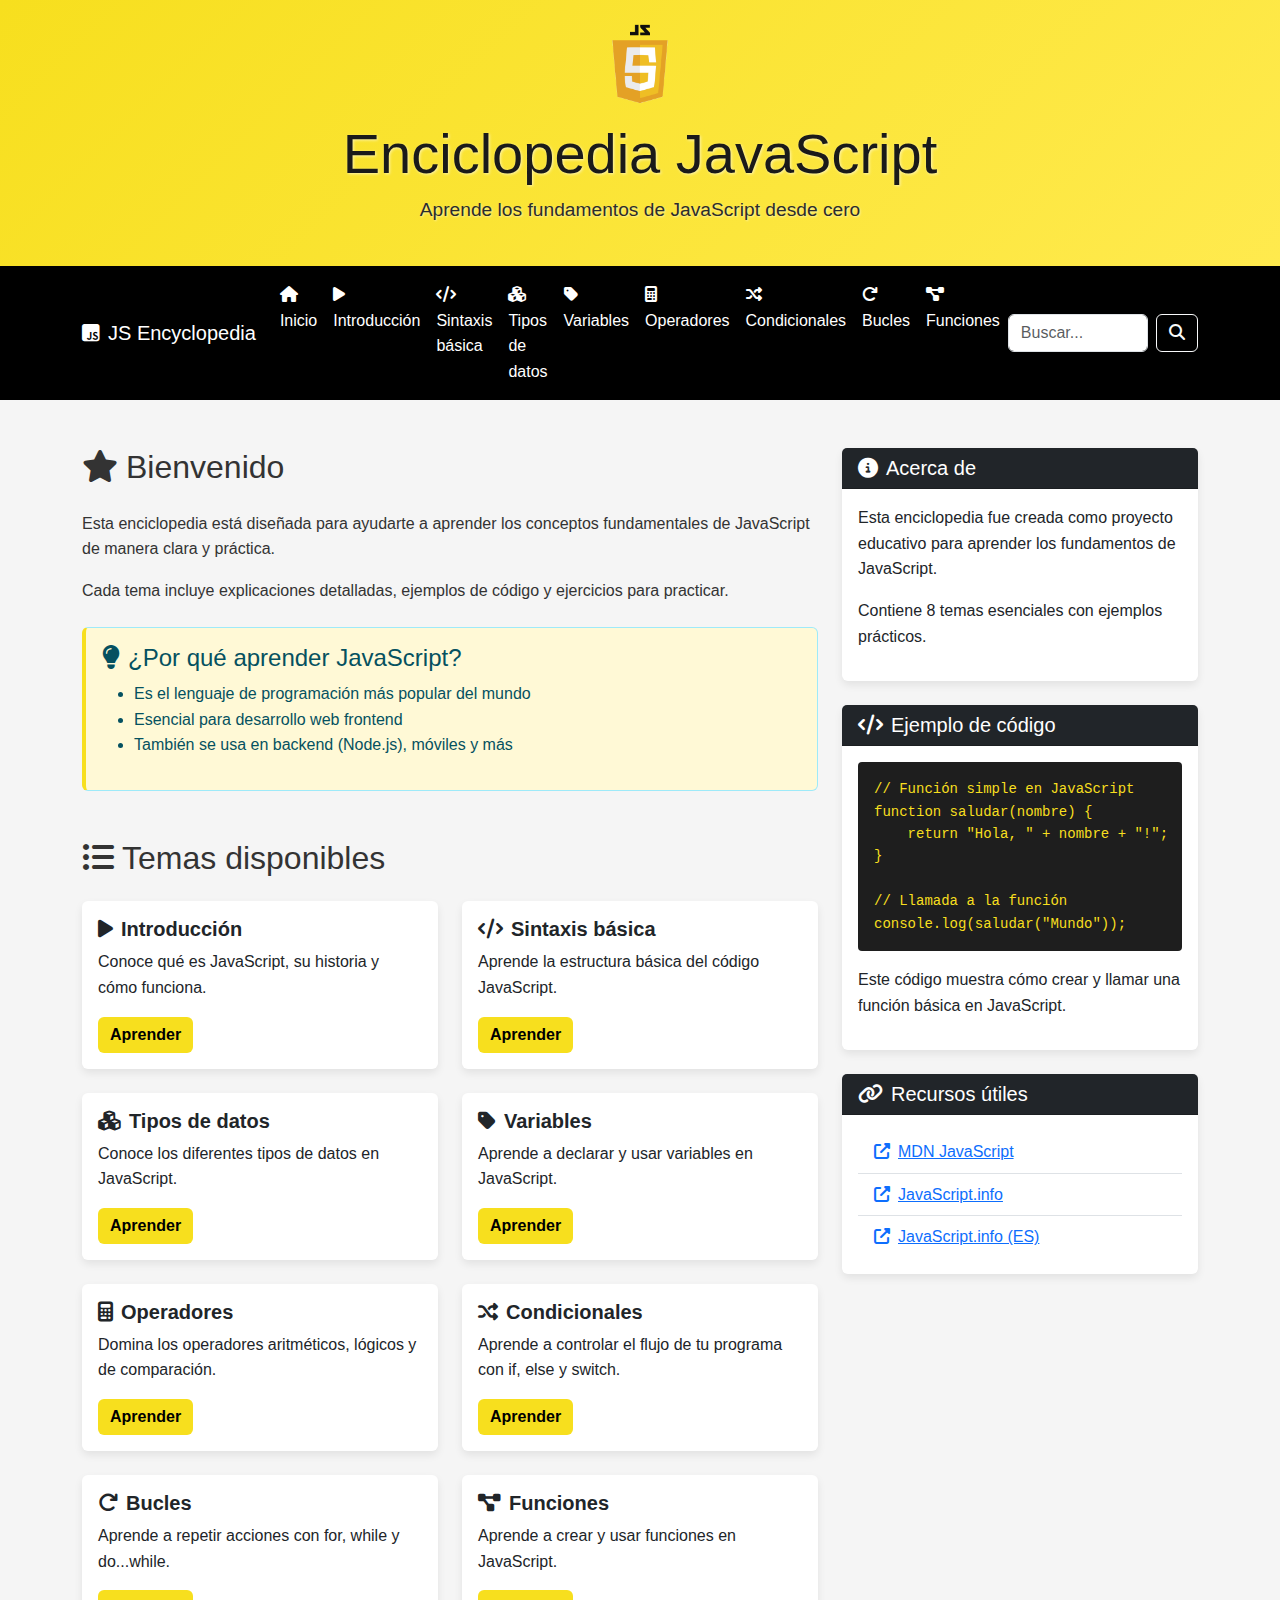
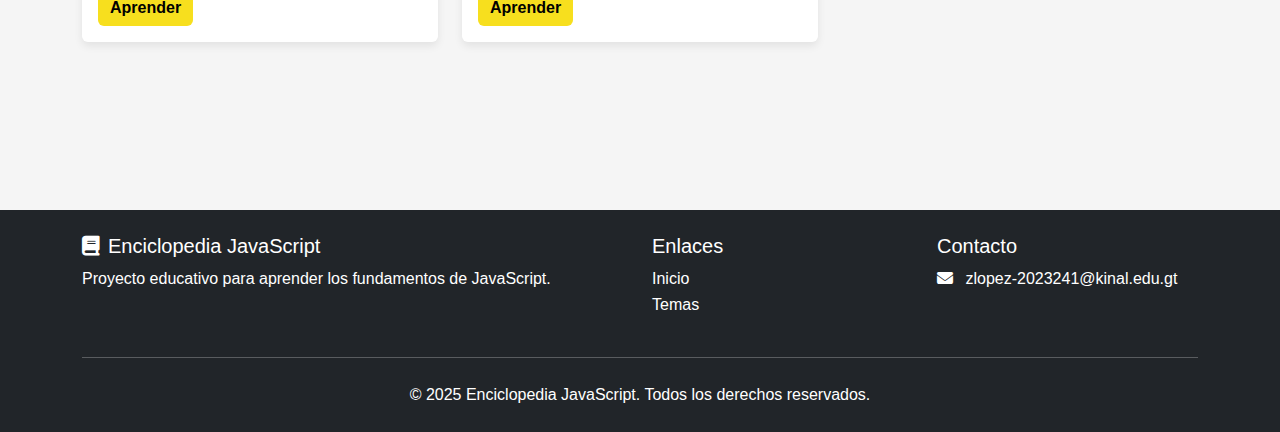
<file: index.html>
<!DOCTYPE html>
<html lang="es">

<head>
    <meta charset="UTF-8">
    <meta name="viewport" content="width=device-width, initial-scale=1.0">
    <title>Enciclopedia JavaScript</title>
    <!-- Bootstrap css -->
    <link href="https://cdn.jsdelivr.net/npm/bootstrap@5.3.0/dist/css/bootstrap.min.css" rel="stylesheet">

    <link rel="stylesheet" href="https://cdnjs.cloudflare.com/ajax/libs/font-awesome/6.4.0/css/all.min.css">
    <!-- css -->
    <link rel="stylesheet" href="style/main.css">
    <link rel="stylesheet" href="style/sintaxis.css">
    <link rel="icon" href="image/jslogo.png">
</head>

<body>
    <header class="bg-primary text-white py-4">
        <div class="container text-center">
            <img src="image/logo3.png" alt="JavaScript Logo" class="logo mb-3">
            <h1 class="display-4">Enciclopedia JavaScript</h1>
            <p class="lead">Aprende los fundamentos de JavaScript desde cero</p>
        </div>
    </header>

    <nav class="navbar navbar-expand-lg navbar-dark bg-dark sticky-top">
        <div class="container">
            <a class="navbar-brand" href="index.html">
                <i class="fab fa-js-square me-2"></i>JS Encyclopedia
            </a>
            <button class="navbar-toggler" type="button" data-bs-toggle="collapse" data-bs-target="#navbarNav"
                aria-controls="navbarNav" aria-expanded="false" aria-label="Toggle navigation">
                <span class="navbar-toggler-icon"></span>
            </button>
            <div class="collapse navbar-collapse" id="navbarNav">
                <ul class="navbar-nav me-auto">
                    <li class="nav-item">
                        <a class="nav-link active" href="index.html"><i class="fas fa-home me-1"></i> Inicio</a>
                    </li>
                    <li class="nav-item">
                        <a class="nav-link" href="pages/introduccion.html"><i class="fas fa-play me-1"></i>
                            Introducción</a>
                    </li>
                    <li class="nav-item">
                        <a class="nav-link" href="pages/sintaxis.html"><i class="fas fa-code me-1"></i> Sintaxis
                            básica</a>
                    </li>
                    <li class="nav-item">
                        <a class="nav-link" href="pages/tipos-datos.html"><i class="fas fa-cubes me-1"></i> Tipos de
                            datos</a>
                    </li>
                    <li class="nav-item">
                        <a class="nav-link" href="pages/variables.html"><i class="fas fa-tag me-1"></i> Variables</a>
                    </li>
                    <li class="nav-item">
                        <a class="nav-link" href="pages/operadores.html"><i class="fas fa-calculator me-1"></i>
                            Operadores</a>
                    </li>
                    <li class="nav-item">
                        <a class="nav-link" href="pages/condicionales.html"><i class="fas fa-random me-1"></i>
                            Condicionales</a>
                    </li>
                    <li class="nav-item">
                        <a class="nav-link" href="pages/bucles.html"><i class="fas fa-redo me-1"></i> Bucles</a>
                    </li>
                    <li class="nav-item">
                        <a class="nav-link" href="pages/funciones.html"><i class="fas fa-project-diagram me-1"></i>
                            Funciones</a>
                    </li>
                </ul>
                <form class="d-flex" role="search">
                    <input class="form-control me-2" type="search" placeholder="Buscar..." aria-label="Buscar">
                    <button class="btn btn-outline-light" type="submit"><i class="fas fa-search"></i></button>
                </form>
            </div>
        </div>
    </nav>

    <main class="container my-5">
        <div class="row">
            <div class="col-lg-8">
                <section class="mb-5">
                    <h2 class="mb-4"><i class="fas fa-star me-2"></i>Bienvenido</h2>
                    <p>Esta enciclopedia está diseñada para ayudarte a aprender los conceptos fundamentales de
                        JavaScript de manera clara y práctica.</p>
                    <p>Cada tema incluye explicaciones detalladas, ejemplos de código y ejercicios para practicar.</p>

                    <div class="alert alert-info mt-4">
                        <h4><i class="fas fa-lightbulb me-2"></i>¿Por qué aprender JavaScript?</h4>
                        <ul>
                            <li>Es el lenguaje de programación más popular del mundo</li>
                            <li>Esencial para desarrollo web frontend</li>
                            <li>También se usa en backend (Node.js), móviles y más</li>
                        </ul>
                    </div>
                </section>

                <section class="mb-5">
                    <h2 class="mb-4"><i class="fas fa-list-ul me-2"></i>Temas disponibles</h2>
                    <div class="row">
                        <!-- Tarjeta 1 -->
                        <div class="col-md-6 mb-4">
                            <div class="card h-100">
                                <div class="card-body">
                                    <h5 class="card-title"><i class="fas fa-play me-2"></i>Introducción</h5>
                                    <p class="card-text">Conoce qué es JavaScript, su historia y cómo funciona.</p>
                                    <a href="pages/introduccion.html" class="btn btn-primary">Aprender</a>
                                </div>
                            </div>
                        </div>

                        <!-- Tarjeta 2 -->
                        <div class="col-md-6 mb-4">
                            <div class="card h-100">
                                <div class="card-body">
                                    <h5 class="card-title"><i class="fas fa-code me-2"></i>Sintaxis básica</h5>
                                    <p class="card-text">Aprende la estructura básica del código JavaScript.</p>
                                    <a href="pages/sintaxis.html" class="btn btn-primary">Aprender</a>
                                </div>
                            </div>
                        </div>

                        <!-- Tarjeta 3 -->
                        <div class="col-md-6 mb-4">
                            <div class="card h-100">
                                <div class="card-body">
                                    <h5 class="card-title"><i class="fas fa-cubes me-2"></i>Tipos de datos</h5>
                                    <p class="card-text">Conoce los diferentes tipos de datos en JavaScript.</p>
                                    <a href="pages/tipos-datos.html" class="btn btn-primary">Aprender</a>
                                </div>
                            </div>
                        </div>

                        <!-- Tarjeta 4 -->
                        <div class="col-md-6 mb-4">
                            <div class="card h-100">
                                <div class="card-body">
                                    <h5 class="card-title"><i class="fas fa-tag me-2"></i>Variables</h5>
                                    <p class="card-text">Aprende a declarar y usar variables en JavaScript.</p>
                                    <a href="pages/variables.html" class="btn btn-primary">Aprender</a>
                                </div>
                            </div>
                        </div>

                        <!-- Tarjeta 5 -->
                        <div class="col-md-6 mb-4">
                            <div class="card h-100">
                                <div class="card-body">
                                    <h5 class="card-title"><i class="fas fa-calculator me-2"></i>Operadores</h5>
                                    <p class="card-text">Domina los operadores aritméticos, lógicos y de comparación.
                                    </p>
                                    <a href="pages/operadores.html" class="btn btn-primary">Aprender</a>
                                </div>
                            </div>
                        </div>

                        <!-- Tarjeta 6 -->
                        <div class="col-md-6 mb-4">
                            <div class="card h-100">
                                <div class="card-body">
                                    <h5 class="card-title"><i class="fas fa-random me-2"></i>Condicionales</h5>
                                    <p class="card-text">Aprende a controlar el flujo de tu programa con if, else y
                                        switch.</p>
                                    <a href="pages/condicionales.html" class="btn btn-primary">Aprender</a>
                                </div>
                            </div>
                        </div>

                        <!-- Tarjeta 7 -->
                        <div class="col-md-6 mb-4">
                            <div class="card h-100">
                                <div class="card-body">
                                    <h5 class="card-title"><i class="fas fa-redo me-2"></i>Bucles</h5>
                                    <p class="card-text">Aprende a repetir acciones con for, while y do...while.</p>
                                    <a href="pages/bucles.html" class="btn btn-primary">Aprender</a>
                                </div>
                            </div>
                        </div>

                        <!-- Tarjeta 8 -->
                        <div class="col-md-6 mb-4">
                            <div class="card h-100">
                                <div class="card-body">
                                    <h5 class="card-title"><i class="fas fa-project-diagram me-2"></i>Funciones</h5>
                                    <p class="card-text">Aprende a crear y usar funciones en JavaScript.</p>
                                    <a href="pages/funciones.html" class="btn btn-primary">Aprender</a>
                                </div>
                            </div>
                        </div>
                    </div>
                </section>
            </div>

            <div class="col-lg-4">
                <div class="card mb-4">
                    <div class="card-header bg-dark text-white">
                        <h5 class="mb-0"><i class="fas fa-info-circle me-2"></i>Acerca de</h5>
                    </div>
                    <div class="card-body">
                        <p>Esta enciclopedia fue creada como proyecto educativo para aprender los fundamentos de
                            JavaScript.</p>
                        <p>Contiene 8 temas esenciales con ejemplos prácticos.</p>
                    </div>
                </div>

                <div class="card mb-4">
                    <div class="card-header bg-dark text-white">
                        <h5 class="mb-0"><i class="fas fa-code me-2"></i>Ejemplo de código</h5>
                    </div>
                    <div class="card-body">
                        <pre><code class="language-javascript">// Función simple en JavaScript
function saludar(nombre) {
    return "Hola, " + nombre + "!";
}

// Llamada a la función
console.log(saludar("Mundo"));</code></pre>
                        <p class="mt-2">Este código muestra cómo crear y llamar una función básica en JavaScript.</p>
                    </div>
                </div>

                <div class="card">
                    <div class="card-header bg-dark text-white">
                        <h5 class="mb-0"><i class="fas fa-link me-2"></i>Recursos útiles</h5>
                    </div>
                    <div class="card-body">
                        <ul class="list-group list-group-flush">
                            <li class="list-group-item">
                                <a href="https://developer.mozilla.org/es/docs/Web/JavaScript" target="_blank"
                                    rel="noopener noreferrer">
                                    <i class="fas fa-external-link-alt me-2"></i>MDN JavaScript
                                </a>
                            </li>
                            <li class="list-group-item">
                                <a href="https://javascript.info/" target="_blank" rel="noopener noreferrer">
                                    <i class="fas fa-external-link-alt me-2"></i>JavaScript.info
                                </a>
                            </li>
                            <li class="list-group-item">
                                <a href="https://es.javascript.info/" target="_blank" rel="noopener noreferrer">
                                    <i class="fas fa-external-link-alt me-2"></i>JavaScript.info (ES)
                                </a>
                            </li>
                        </ul>
                    </div>
                </div>
            </div>
        </div>
    </main>

    <footer class="bg-dark text-white py-4 mt-5">
        <div class="container">
            <div class="row">
                <div class="col-md-6">
                    <h5><i class="fas fa-book me-2"></i>Enciclopedia JavaScript</h5>
                    <p>Proyecto educativo para aprender los fundamentos de JavaScript.</p>
                </div>
                <div class="col-md-3">
                    <h5>Enlaces</h5>
                    <ul class="list-unstyled">
                        <li><a href="index.html" class="text-white">Inicio</a></li>
                        <li><a href="pages/introduccion.html" class="text-white">Temas</a></li>
                    </ul>
                </div>
                <div class="col-md-3">
                    <h5>Contacto</h5>
                    <ul class="list-unstyled">
                        <li><i class="fas fa-envelope me-2"></i> zlopez-2023241@kinal.edu.gt</li>
                    </ul>
                </div>
            </div>
            <hr class="my-4 bg-light">
            <div class="text-center">
                <p class="mb-0">© 2025 Enciclopedia JavaScript. Todos los derechos reservados.</p>
            </div>
        </div>
    </footer>

    <!-- Bootstrap  -->
    <script src="https://cdn.jsdelivr.net/npm/bootstrap@5.3.0/dist/js/bootstrap.bundle.min.js"></script>
</body>

</html>
</file>
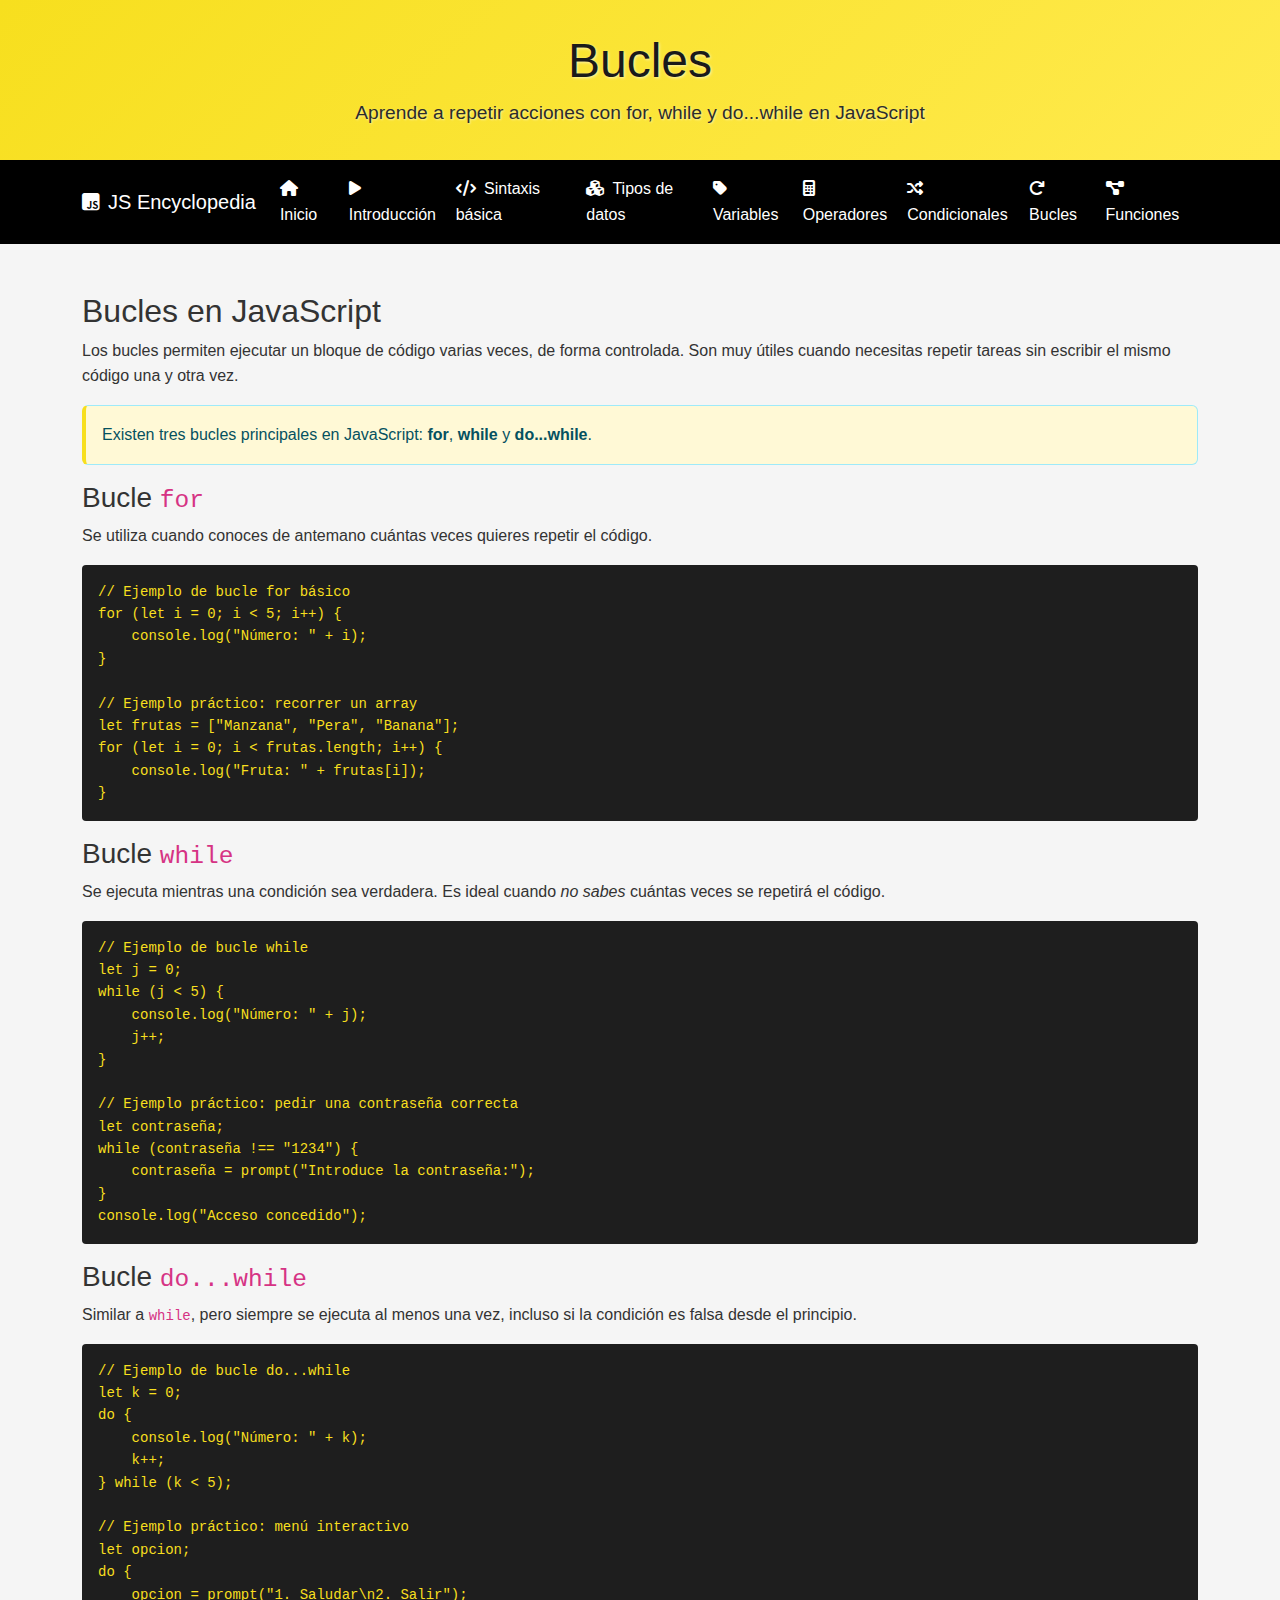
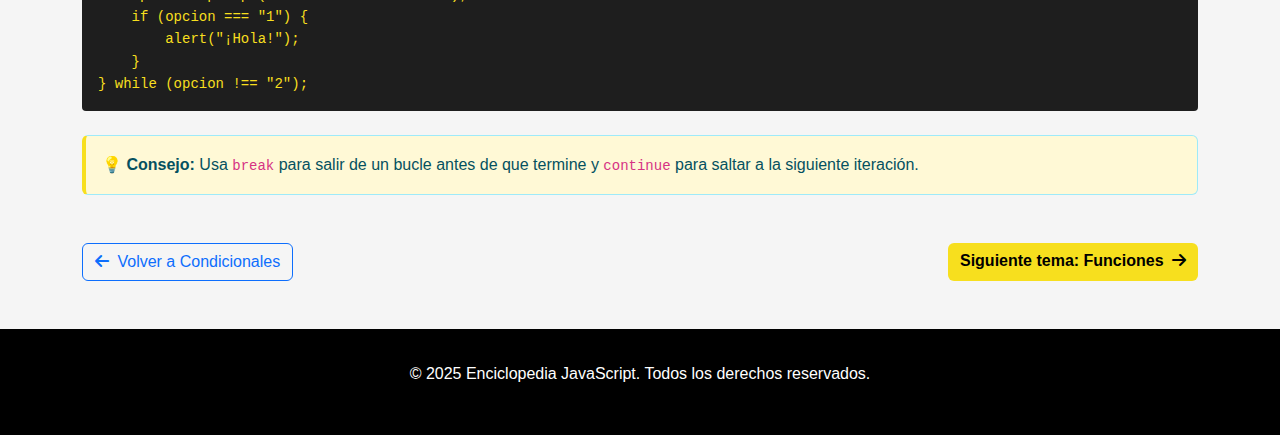
<file: pages/bucles.html>
<!DOCTYPE html>
<html lang="es">

<head>
    <meta charset="UTF-8">
    <meta name="viewport" content="width=device-width, initial-scale=1.0">
    <title>Bucles | Enciclopedia JS</title>
    <link href="https://cdn.jsdelivr.net/npm/bootstrap@5.3.0/dist/css/bootstrap.min.css" rel="stylesheet">
    <link rel="stylesheet" href="https://cdnjs.cloudflare.com/ajax/libs/font-awesome/6.4.0/css/all.min.css">
    <link rel="stylesheet" href="../style/main.css">
    <link rel="icon" href="../image/jslogo.png">
</head>

<body>
    <header>
        <div class="container text-center">
            <h1 class="display-5">Bucles</h1>
            <p class="lead mb-0">Aprende a repetir acciones con for, while y do...while en JavaScript</p>
        </div>
    </header>

    <nav class="navbar navbar-expand-lg navbar-dark bg-dark sticky-top">
        <div class="container">
            <a class="navbar-brand" href="../index.html">
                <i class="fab fa-js-square me-2"></i>JS Encyclopedia
            </a>
            <button class="navbar-toggler" type="button" data-bs-toggle="collapse" data-bs-target="#navbarNav">
                <span class="navbar-toggler-icon"></span>
            </button>
            <div class="collapse navbar-collapse" id="navbarNav">
                <ul class="navbar-nav me-auto">
                    <li class="nav-item"><a class="nav-link" href="../index.html"><i class="fas fa-home me-1"></i>
                            Inicio</a></li>
                    <li class="nav-item"><a class="nav-link" href="introduccion.html"><i class="fas fa-play me-1"></i>
                            Introducción</a></li>
                    <li class="nav-item"><a class="nav-link" href="introduccion.html"><i class="fas fa-code me-1"></i>
                            Sintaxis básica</a></li>
                    <li class="nav-item"><a class="nav-link" href="tipos-datos.html"><i class="fas fa-cubes me-1"></i>
                            Tipos de datos</a></li>
                    <li class="nav-item"><a class="nav-link" href="variables.html"><i class="fas fa-tag me-1"></i>
                            Variables</a></li>
                    <li class="nav-item"><a class="nav-link" href="operadores.html"><i
                                class="fas fa-calculator me-1"></i> Operadores</a></li>
                    <li class="nav-item"><a class="nav-link" href="condicionales.html"><i
                                class="fas fa-random me-1"></i> Condicionales</a></li>
                    <li class="nav-item"><a class="nav-link active" href="bucles.html"><i class="fas fa-redo me-1"></i>
                            Bucles</a></li>
                    <li class="nav-item"><a class="nav-link" href="funciones.html"><i
                                class="fas fa-project-diagram me-1"></i> Funciones</a></li>
                </ul>
            </div>
        </div>
    </nav>

    <main class="container my-5">
        <section>
            <h2>Bucles en JavaScript</h2>
            <p>Los bucles permiten ejecutar un bloque de código varias veces, de forma controlada. Son muy útiles cuando
                necesitas repetir tareas sin escribir el mismo código una y otra vez.</p>

            <div class="alert alert-info">
                Existen tres bucles principales en JavaScript: <strong>for</strong>, <strong>while</strong> y
                <strong>do...while</strong>.
            </div>

            <h3>Bucle <code>for</code></h3>
            <p>Se utiliza cuando conoces de antemano cuántas veces quieres repetir el código.</p>
            <pre><code class="language-javascript">// Ejemplo de bucle for básico
for (let i = 0; i < 5; i++) {
    console.log("Número: " + i);
}

// Ejemplo práctico: recorrer un array
let frutas = ["Manzana", "Pera", "Banana"];
for (let i = 0; i < frutas.length; i++) {
    console.log("Fruta: " + frutas[i]);
}
</code></pre>

            <h3>Bucle <code>while</code></h3>
            <p>Se ejecuta mientras una condición sea verdadera. Es ideal cuando <em>no sabes</em> cuántas veces se
                repetirá el código.</p>
            <pre><code class="language-javascript">// Ejemplo de bucle while
let j = 0;
while (j < 5) {
    console.log("Número: " + j);
    j++;
}

// Ejemplo práctico: pedir una contraseña correcta
let contraseña;
while (contraseña !== "1234") {
    contraseña = prompt("Introduce la contraseña:");
}
console.log("Acceso concedido");
</code></pre>

            <h3>Bucle <code>do...while</code></h3>
            <p>Similar a <code>while</code>, pero siempre se ejecuta al menos una vez, incluso si la condición es falsa
                desde el principio.</p>
            <pre><code class="language-javascript">// Ejemplo de bucle do...while
let k = 0;
do {
    console.log("Número: " + k);
    k++;
} while (k < 5);

// Ejemplo práctico: menú interactivo
let opcion;
do {
    opcion = prompt("1. Saludar\n2. Salir");
    if (opcion === "1") {
        alert("¡Hola!");
    }
} while (opcion !== "2");
</code></pre>

            <div class="alert alert-info mt-4">
                💡 <strong>Consejo:</strong> Usa <code>break</code> para salir de un bucle antes de que termine y
                <code>continue</code> para saltar a la siguiente iteración.
            </div>
        </section>

        <div class="d-flex justify-content-between mt-5">
            <a href="condicionales.html" class="btn btn-outline-primary"><i class="fas fa-arrow-left me-1"></i> Volver a
                Condicionales</a>
            <a href="funciones.html" class="btn btn-primary">Siguiente tema: Funciones <i
                    class="fas fa-arrow-right ms-1"></i></a>
        </div>
    </main>

    <footer>
        <div class="container text-center">
            <p>© 2025 Enciclopedia JavaScript. Todos los derechos reservados.</p>
        </div>
    </footer>

    <script src="https://cdn.jsdelivr.net/npm/bootstrap@5.3.0/dist/js/bootstrap.bundle.min.js"></script>
</body>

</html>
</file>
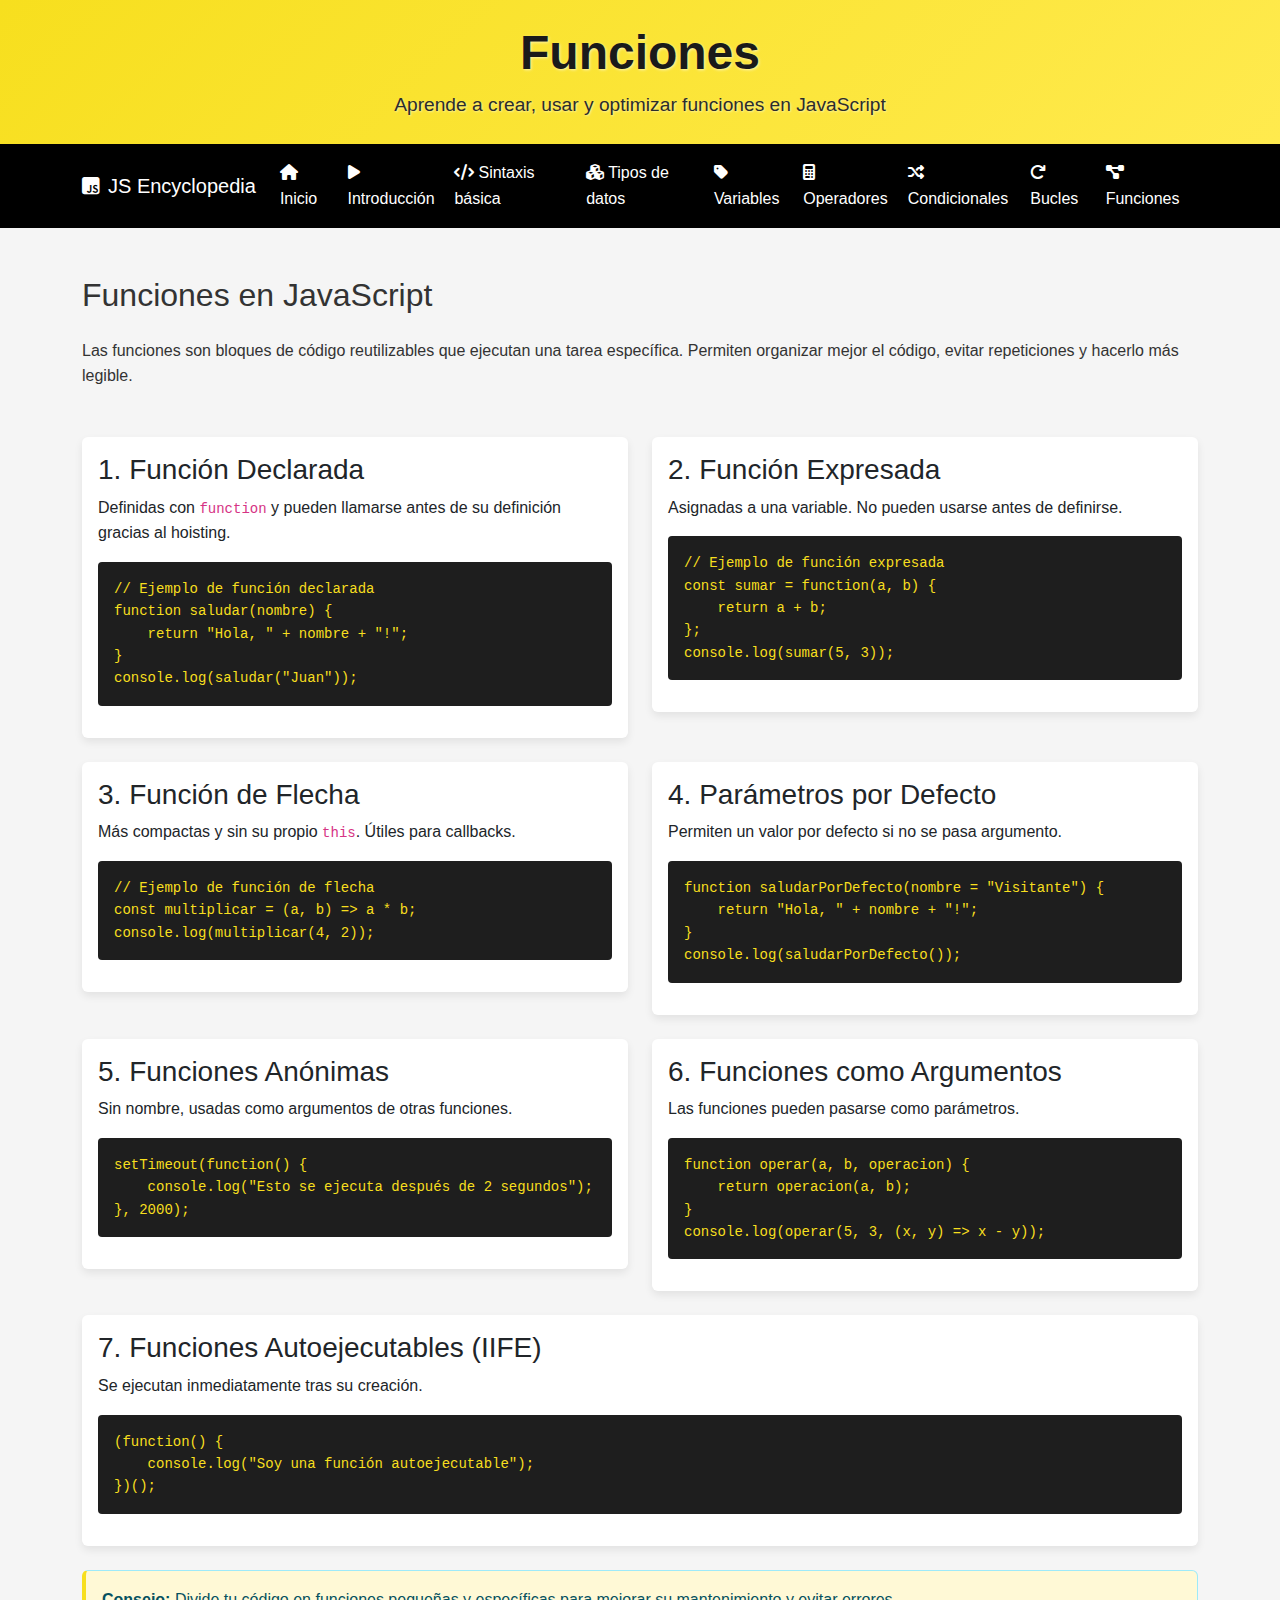
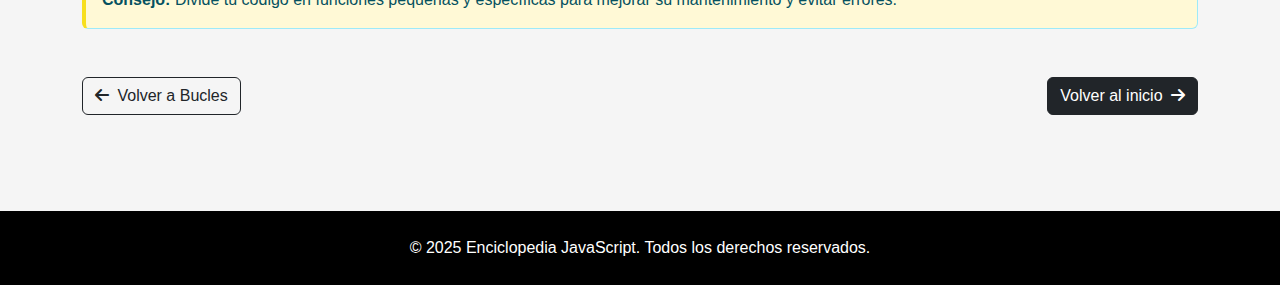
<file: pages/funciones.html>
<!DOCTYPE html>
<html lang="es">

<head>
    <meta charset="UTF-8">
    <meta name="viewport" content="width=device-width, initial-scale=1.0">
    <title>Funciones | Enciclopedia JS</title>
    <link href="https://cdn.jsdelivr.net/npm/bootstrap@5.3.0/dist/css/bootstrap.min.css" rel="stylesheet">
    <link rel="stylesheet" href="https://cdnjs.cloudflare.com/ajax/libs/font-awesome/6.4.0/css/all.min.css">
    <link rel="icon" href="../image/jslogo.png">
    <link rel="stylesheet" href="../style/main.css">

</head>

<body>

    <header class="py-4">
        <div class="container text-center">
            <h1 class="display-5 fw-bold">Funciones</h1>
            <p class="lead mb-0">Aprende a crear, usar y optimizar funciones en JavaScript</p>
        </div>
    </header>


    <nav class="navbar navbar-expand-lg navbar-dark sticky-top">
        <div class="container">
            <a class="navbar-brand" href="../index.html">
                <i class="fab fa-js-square me-2"></i>JS Encyclopedia
            </a>
            <button class="navbar-toggler" type="button" data-bs-toggle="collapse" data-bs-target="#navbarNav">
                <span class="navbar-toggler-icon"></span>
            </button>
            <div class="collapse navbar-collapse" id="navbarNav">
                <ul class="navbar-nav me-auto">
                    <li class="nav-item"><a class="nav-link" href="../index.html"><i
                                class="fas fa-home me-1"></i>Inicio</a></li>
                    <li class="nav-item"><a class="nav-link" href="introduccion.html"><i
                                class="fas fa-play me-1"></i>Introducción</a></li>
                    <li class="nav-item"><a class="nav-link" href="sintaxis.html"><i
                                class="fas fa-code me-1"></i>Sintaxis básica</a></li>
                    <li class="nav-item"><a class="nav-link" href="tipos-datos.html"><i
                                class="fas fa-cubes me-1"></i>Tipos de datos</a></li>
                    <li class="nav-item"><a class="nav-link" href="variables.html"><i
                                class="fas fa-tag me-1"></i>Variables</a></li>
                    <li class="nav-item"><a class="nav-link" href="operadores.html"><i
                                class="fas fa-calculator me-1"></i>Operadores</a></li>
                    <li class="nav-item"><a class="nav-link" href="condicionales.html"><i
                                class="fas fa-random me-1"></i>Condicionales</a></li>
                    <li class="nav-item"><a class="nav-link" href="bucles.html"><i
                                class="fas fa-redo me-1"></i>Bucles</a></li>
                    <li class="nav-item"><a class="nav-link active" href="funciones.html"><i
                                class="fas fa-project-diagram me-1"></i>Funciones</a></li>
                </ul>
            </div>
        </div>
    </nav>

    <!-- Contenido principal -->
    <main class="container my-5">
        <section>
            <h2 class="mb-4">Funciones en JavaScript</h2>
            <p class="mb-5">Las funciones son bloques de código reutilizables que ejecutan una tarea específica.
                Permiten organizar mejor el código, evitar repeticiones y hacerlo más legible.</p>


            <div class="row g-4">
                <div class="col-md-6">
                    <div class="card p-3">
                        <h3>1. Función Declarada</h3>
                        <p>Definidas con <code>function</code> y pueden llamarse antes de su definición gracias al
                            hoisting.</p>
                        <pre><code>// Ejemplo de función declarada
function saludar(nombre) {
    return "Hola, " + nombre + "!";
}
console.log(saludar("Juan"));</code></pre>
                    </div>
                </div>

                <div class="col-md-6">
                    <div class="card p-3">
                        <h3>2. Función Expresada</h3>
                        <p>Asignadas a una variable. No pueden usarse antes de definirse.</p>
                        <pre><code>// Ejemplo de función expresada
const sumar = function(a, b) {
    return a + b;
};
console.log(sumar(5, 3));</code></pre>
                    </div>
                </div>

                <div class="col-md-6">
                    <div class="card p-3">
                        <h3>3. Función de Flecha</h3>
                        <p>Más compactas y sin su propio <code>this</code>. Útiles para callbacks.</p>
                        <pre><code>// Ejemplo de función de flecha
const multiplicar = (a, b) => a * b;
console.log(multiplicar(4, 2));</code></pre>
                    </div>
                </div>

                <div class="col-md-6">
                    <div class="card p-3">
                        <h3>4. Parámetros por Defecto</h3>
                        <p>Permiten un valor por defecto si no se pasa argumento.</p>
                        <pre><code>function saludarPorDefecto(nombre = "Visitante") {
    return "Hola, " + nombre + "!";
}
console.log(saludarPorDefecto());</code></pre>
                    </div>
                </div>

                <div class="col-md-6">
                    <div class="card p-3">
                        <h3>5. Funciones Anónimas</h3>
                        <p>Sin nombre, usadas como argumentos de otras funciones.</p>
                        <pre><code>setTimeout(function() {
    console.log("Esto se ejecuta después de 2 segundos");
}, 2000);</code></pre>
                    </div>
                </div>

                <div class="col-md-6">
                    <div class="card p-3">
                        <h3>6. Funciones como Argumentos</h3>
                        <p>Las funciones pueden pasarse como parámetros.</p>
                        <pre><code>function operar(a, b, operacion) {
    return operacion(a, b);
}
console.log(operar(5, 3, (x, y) => x - y));</code></pre>
                    </div>
                </div>

                <div class="col-md-12">
                    <div class="card p-3">
                        <h3>7. Funciones Autoejecutables (IIFE)</h3>
                        <p>Se ejecutan inmediatamente tras su creación.</p>
                        <pre><code>(function() {
    console.log("Soy una función autoejecutable");
})();</code></pre>
                    </div>
                </div>
            </div>
        </section>


        <div class="alert alert-info mt-4">
            <strong>Consejo:</strong> Divide tu código en funciones pequeñas y específicas para mejorar su mantenimiento
            y evitar errores.
        </div>


        <div class="d-flex justify-content-between mt-5">
            <a href="bucles.html" class="btn btn-outline-dark"><i class="fas fa-arrow-left me-1"></i> Volver a
                Bucles</a>
            <a href="../index.html" class="btn btn-dark">Volver al inicio <i class="fas fa-arrow-right ms-1"></i></a>
        </div>
    </main>


    <footer class="py-4 mt-5">
        <div class="container text-center">
            <p class="mb-0">© 2025 Enciclopedia JavaScript. Todos los derechos reservados.</p>
        </div>
    </footer>

    <script src="https://cdn.jsdelivr.net/npm/bootstrap@5.3.0/dist/js/bootstrap.bundle.min.js"></script>
</body>

</html>
</file>
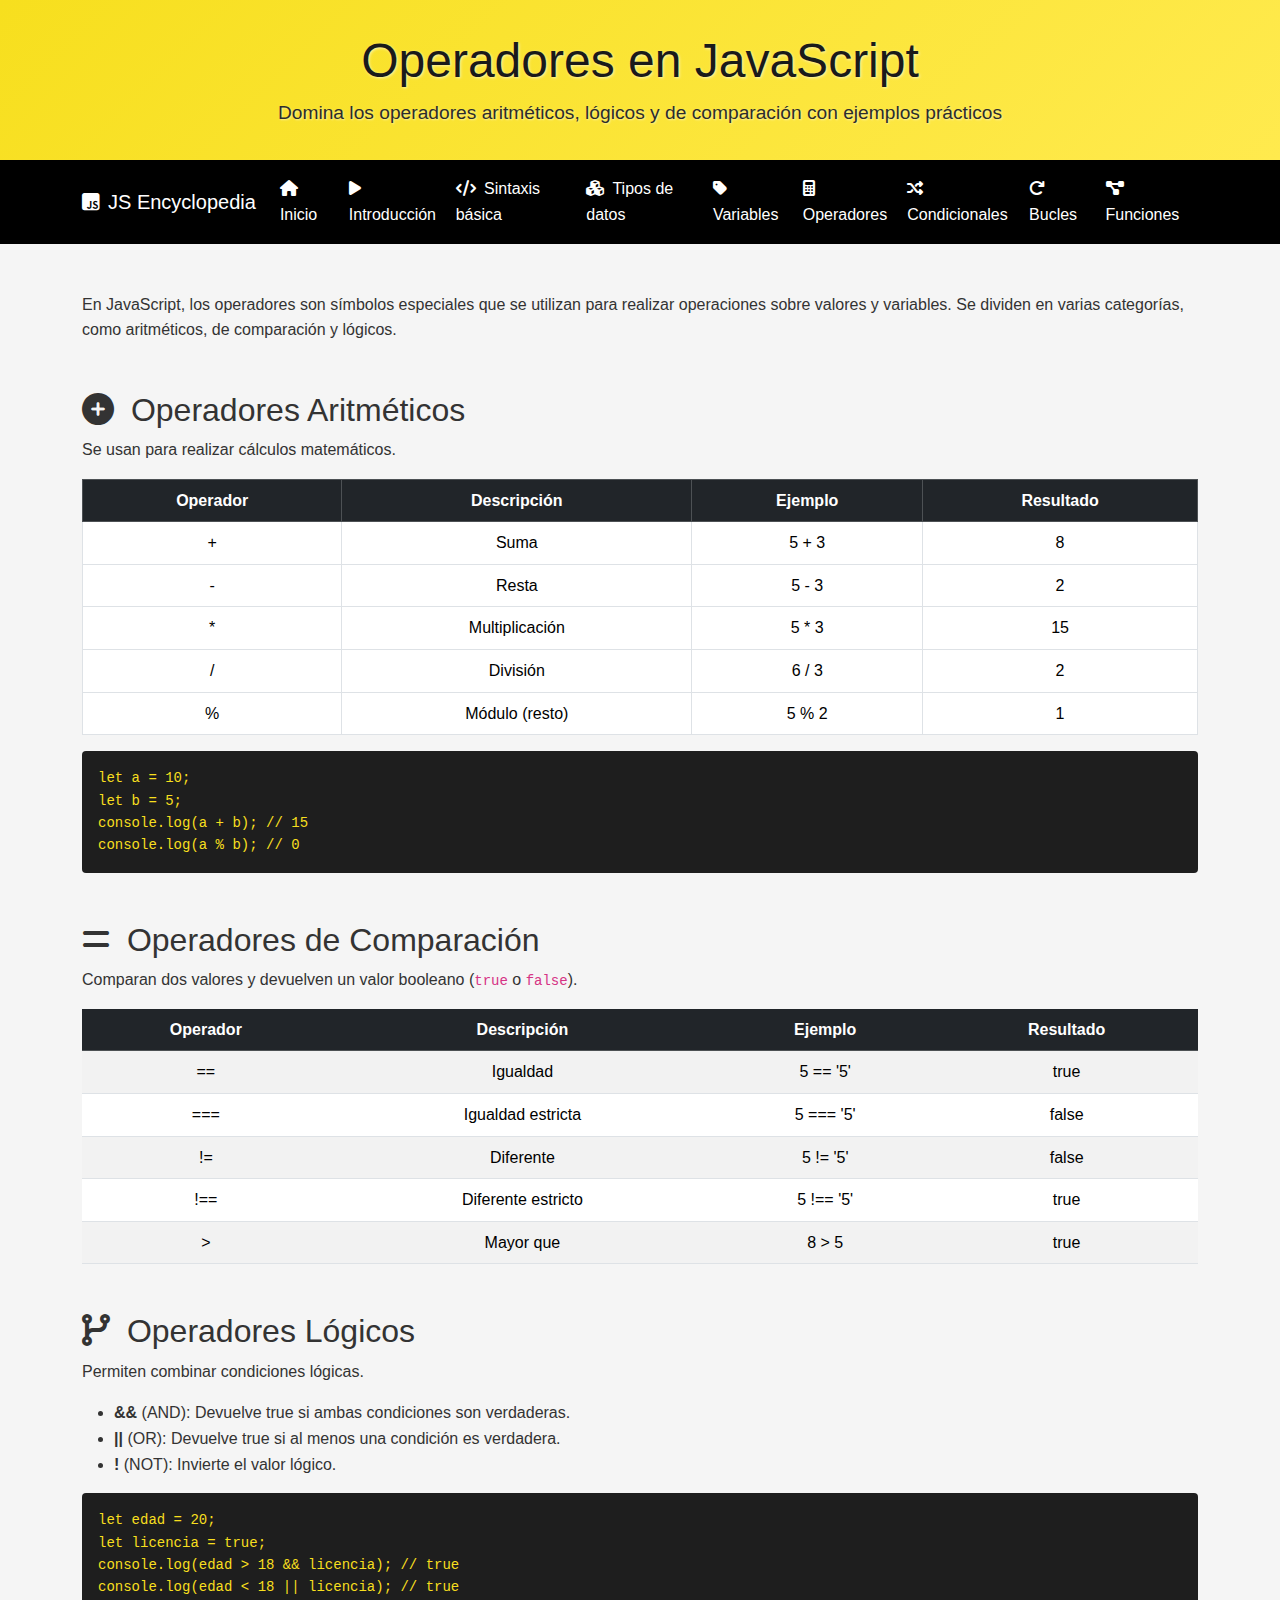
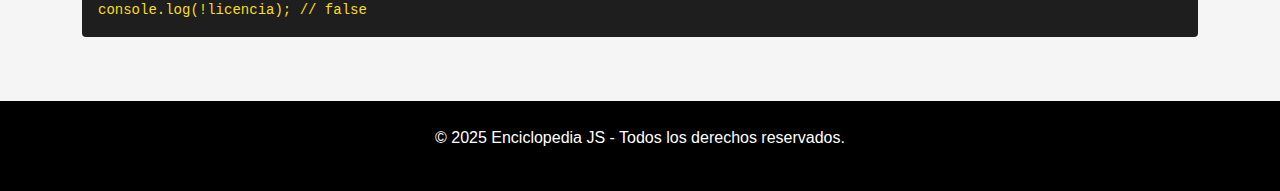
<file: pages/operadores.html>
<!DOCTYPE html>
<html lang="es">

<head>
    <meta charset="UTF-8">
    <meta name="viewport" content="width=device-width, initial-scale=1.0">
    <title>Operadores | Enciclopedia JS</title>
    <link href="https://cdn.jsdelivr.net/npm/bootstrap@5.3.0/dist/css/bootstrap.min.css" rel="stylesheet">
    <link rel="stylesheet" href="https://cdnjs.cloudflare.com/ajax/libs/font-awesome/6.4.0/css/all.min.css">
    <link rel="stylesheet" href="../style/main.css">
    <link rel="icon" href="../image/jslogo.png">
</head>

<body>
    <!-- Header -->
    <header>
        <div class="container text-center">
            <h1 class="display-5">Operadores en JavaScript</h1>
            <p class="lead mb-0">Domina los operadores aritméticos, lógicos y de comparación con ejemplos prácticos</p>
        </div>
    </header>

    <!-- Navbar -->
    <nav class="navbar navbar-expand-lg sticky-top">
        <div class="container">
            <a class="navbar-brand" href="../index.html">
                <i class="fab fa-js-square me-2"></i>JS Encyclopedia
            </a>
            <button class="navbar-toggler" type="button" data-bs-toggle="collapse" data-bs-target="#navbarNav">
                <span class="navbar-toggler-icon"></span>
            </button>
            <div class="collapse navbar-collapse" id="navbarNav">
                <ul class="navbar-nav me-auto">
                    <li class="nav-item"><a class="nav-link" href="../index.html"><i class="fas fa-home me-1"></i>
                            Inicio</a></li>
                    <li class="nav-item"><a class="nav-link" href="introduccion.html"><i class="fas fa-play me-1"></i>
                            Introducción</a></li>
                    <li class="nav-item"><a class="nav-link" href="sintaxis.html"><i class="fas fa-code me-1"></i>
                            Sintaxis básica</a></li>
                    <li class="nav-item"><a class="nav-link" href="tipos-datos.html"><i class="fas fa-cubes me-1"></i>
                            Tipos de datos</a></li>
                    <li class="nav-item"><a class="nav-link" href="variables.html"><i class="fas fa-tag me-1"></i>
                            Variables</a></li>
                    <li class="nav-item"><a class="nav-link active" href="operadores.html"><i
                                class="fas fa-calculator me-1"></i> Operadores</a></li>
                    <li class="nav-item"><a class="nav-link" href="condicionales.html"><i
                                class="fas fa-random me-1"></i> Condicionales</a></li>
                    <li class="nav-item"><a class="nav-link" href="bucles.html"><i class="fas fa-redo me-1"></i>
                            Bucles</a></li>
                    <li class="nav-item"><a class="nav-link" href="funciones.html"><i
                                class="fas fa-project-diagram me-1"></i> Funciones</a></li>
                </ul>
            </div>
        </div>
    </nav>

    <!-- Contenido principal -->
    <main class="container my-5">


        <section class="mb-5">
            <p>En JavaScript, los operadores son símbolos especiales que se utilizan para realizar operaciones sobre
                valores y variables. Se dividen en varias categorías, como aritméticos, de comparación y lógicos.</p>
        </section>


        <section class="mb-5">
            <h2><i class="fas fa-plus-circle me-2"></i> Operadores Aritméticos</h2>
            <p>Se usan para realizar cálculos matemáticos.</p>
            <table class="table table-bordered text-center">
                <thead class="table-dark">
                    <tr>
                        <th>Operador</th>
                        <th>Descripción</th>
                        <th>Ejemplo</th>
                        <th>Resultado</th>
                    </tr>
                </thead>
                <tbody>
                    <tr>
                        <td>+</td>
                        <td>Suma</td>
                        <td>5 + 3</td>
                        <td>8</td>
                    </tr>
                    <tr>
                        <td>-</td>
                        <td>Resta</td>
                        <td>5 - 3</td>
                        <td>2</td>
                    </tr>
                    <tr>
                        <td>*</td>
                        <td>Multiplicación</td>
                        <td>5 * 3</td>
                        <td>15</td>
                    </tr>
                    <tr>
                        <td>/</td>
                        <td>División</td>
                        <td>6 / 3</td>
                        <td>2</td>
                    </tr>
                    <tr>
                        <td>%</td>
                        <td>Módulo (resto)</td>
                        <td>5 % 2</td>
                        <td>1</td>
                    </tr>
                </tbody>
            </table>
            <pre><code class="language-javascript">let a = 10;
let b = 5;
console.log(a + b); // 15
console.log(a % b); // 0
</code></pre>
        </section>


        <section class="mb-5">
            <h2><i class="fas fa-equals me-2"></i> Operadores de Comparación</h2>
            <p>Comparan dos valores y devuelven un valor booleano (<code>true</code> o <code>false</code>).</p>
            <table class="table table-striped text-center">
                <thead class="table-dark">
                    <tr>
                        <th>Operador</th>
                        <th>Descripción</th>
                        <th>Ejemplo</th>
                        <th>Resultado</th>
                    </tr>
                </thead>
                <tbody>
                    <tr>
                        <td>==</td>
                        <td>Igualdad</td>
                        <td>5 == '5'</td>
                        <td>true</td>
                    </tr>
                    <tr>
                        <td>===</td>
                        <td>Igualdad estricta</td>
                        <td>5 === '5'</td>
                        <td>false</td>
                    </tr>
                    <tr>
                        <td>!=</td>
                        <td>Diferente</td>
                        <td>5 != '5'</td>
                        <td>false</td>
                    </tr>
                    <tr>
                        <td>!==</td>
                        <td>Diferente estricto</td>
                        <td>5 !== '5'</td>
                        <td>true</td>
                    </tr>
                    <tr>
                        <td>&gt;</td>
                        <td>Mayor que</td>
                        <td>8 &gt; 5</td>
                        <td>true</td>
                    </tr>
                </tbody>
            </table>
        </section>


        <section>
            <h2><i class="fas fa-code-branch me-2"></i> Operadores Lógicos</h2>
            <p>Permiten combinar condiciones lógicas.</p>
            <ul>
                <li><strong>&&</strong> (AND): Devuelve true si ambas condiciones son verdaderas.</li>
                <li><strong>||</strong> (OR): Devuelve true si al menos una condición es verdadera.</li>
                <li><strong>!</strong> (NOT): Invierte el valor lógico.</li>
            </ul>
            <pre><code class="language-javascript">let edad = 20;
let licencia = true;
console.log(edad > 18 && licencia); // true
console.log(edad < 18 || licencia); // true
console.log(!licencia); // false
</code></pre>
        </section>
    </main>

    <!-- Footer -->
    <footer class="text-center py-4">
        <p>&copy; 2025 Enciclopedia JS - Todos los derechos reservados.</p>
    </footer>

    <script src="https://cdn.jsdelivr.net/npm/bootstrap@5.3.0/dist/js/bootstrap.bundle.min.js"></script>
</body>

</html>
</file>
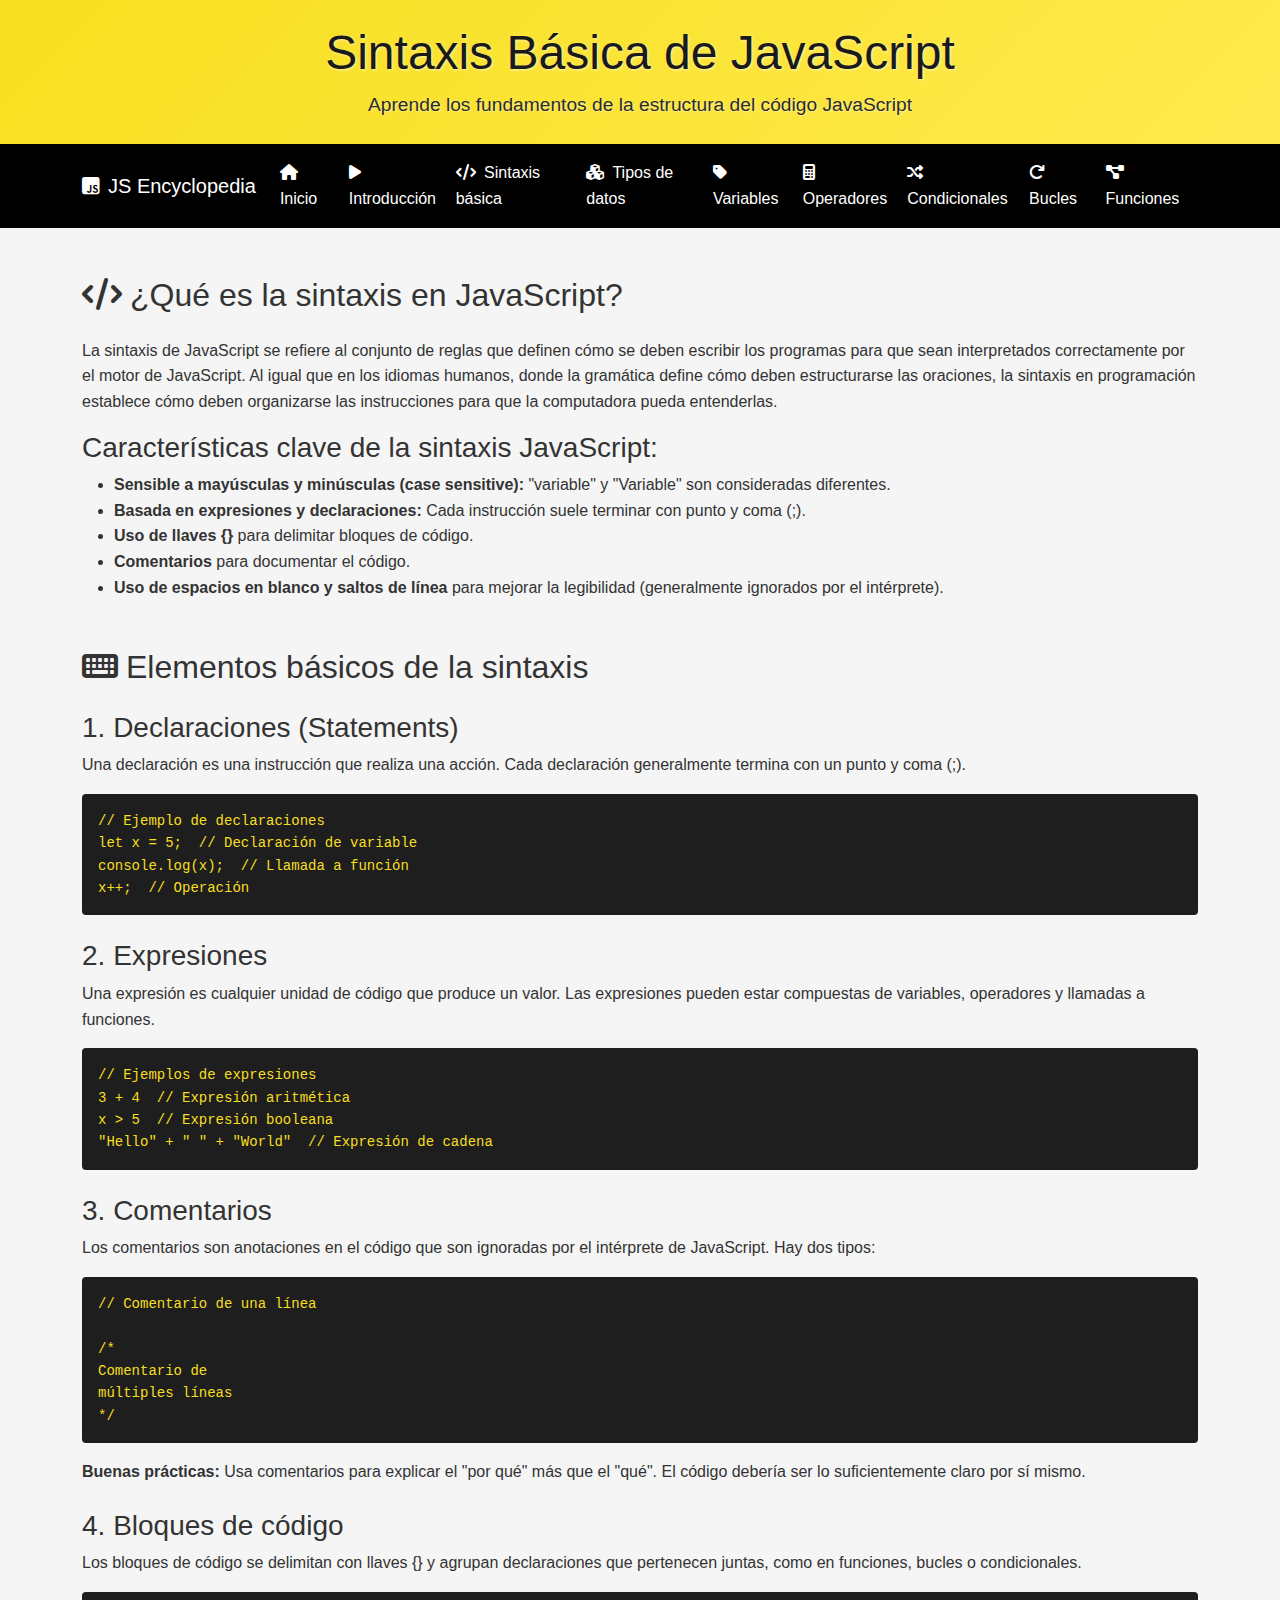
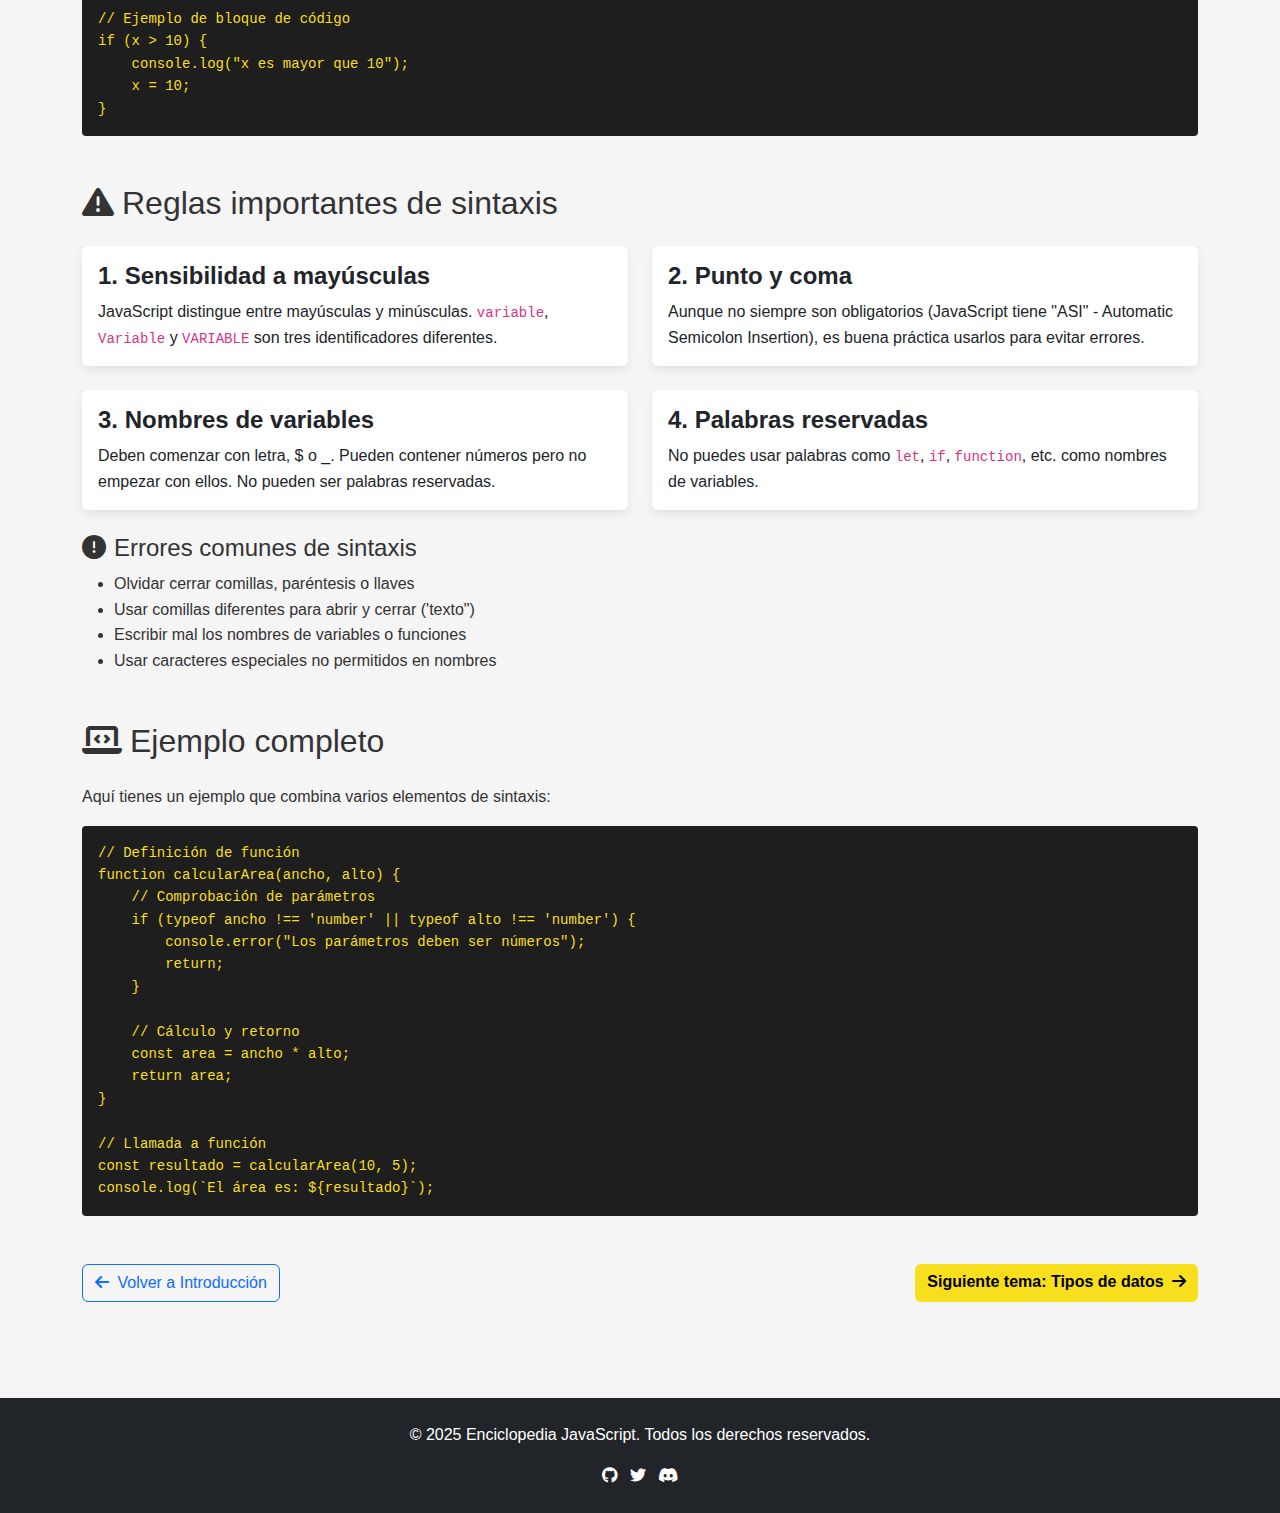
<file: pages/sintaxis.html>
<!DOCTYPE html>
<html lang="es">

<head>
    <meta charset="UTF-8">
    <meta name="viewport" content="width=device-width, initial-scale=1.0">
    <title>Sintaxis Básica | Enciclopedia JS</title>
    <link href="https://cdn.jsdelivr.net/npm/bootstrap@5.3.0/dist/css/bootstrap.min.css" rel="stylesheet">
    <link rel="stylesheet" href="https://cdnjs.cloudflare.com/ajax/libs/font-awesome/6.4.0/css/all.min.css">
    <link rel="stylesheet" href="../style/main.css">
    <link rel="icon" href="../image/jslogo.png">
</head>

<body>
    <header class="bg-primary text-white py-4">
        <div class="container text-center">
            <h1 class="display-5">Sintaxis Básica de JavaScript</h1>
            <p class="lead mb-0">Aprende los fundamentos de la estructura del código JavaScript</p>
        </div>
    </header>

    <nav class="navbar navbar-expand-lg navbar-dark bg-dark sticky-top">
        <div class="container">
            <a class="navbar-brand" href="../index.html">
                <i class="fab fa-js-square me-2"></i>JS Encyclopedia
            </a>
            <button class="navbar-toggler" type="button" data-bs-toggle="collapse" data-bs-target="#navbarNav">
                <span class="navbar-toggler-icon"></span>
            </button>
            <div class="collapse navbar-collapse" id="navbarNav">
                <ul class="navbar-nav me-auto">
                    <li class="nav-item"><a class="nav-link" href="../index.html"><i class="fas fa-home me-1"></i>
                            Inicio</a></li>
                    <li class="nav-item"><a class="nav-link" href="introduccion.html"><i class="fas fa-play me-1"></i>
                            Introducción</a></li>
                    <li class="nav-item"><a class="nav-link active" href="sintaxis.html"><i
                                class="fas fa-code me-1"></i> Sintaxis básica</a></li>
                    <li class="nav-item"><a class="nav-link" href="tipos-datos.html"><i class="fas fa-cubes me-1"></i>
                            Tipos de datos</a></li>
                    <li class="nav-item"><a class="nav-link" href="variables.html"><i class="fas fa-tag me-1"></i>
                            Variables</a></li>
                    <li class="nav-item"><a class="nav-link" href="operadores.html"><i
                                class="fas fa-calculator me-1"></i> Operadores</a></li>
                    <li class="nav-item"><a class="nav-link" href="condicionales.html"><i
                                class="fas fa-random me-1"></i> Condicionales</a></li>
                    <li class="nav-item"><a class="nav-link" href="bucles.html"><i class="fas fa-redo me-1"></i>
                            Bucles</a></li>
                    <li class="nav-item"><a class="nav-link" href="funciones.html"><i
                                class="fas fa-project-diagram me-1"></i> Funciones</a></li>
                </ul>
            </div>
        </div>
    </nav>

    <main class="container my-5">
        <section>
            <h2 class="mb-4"><i class="fas fa-code me-2"></i>¿Qué es la sintaxis en JavaScript?</h2>
            <p>La sintaxis de JavaScript se refiere al conjunto de reglas que definen cómo se deben escribir los
                programas para que sean interpretados correctamente por el motor de JavaScript. Al igual que en los
                idiomas humanos, donde la gramática define cómo deben estructurarse las oraciones, la sintaxis en
                programación establece cómo deben organizarse las instrucciones para que la computadora pueda
                entenderlas.</p>

            <div class="feature-box">
                <h3>Características clave de la sintaxis JavaScript:</h3>
                <ul>
                    <li><strong>Sensible a mayúsculas y minúsculas (case sensitive):</strong> "variable" y "Variable"
                        son consideradas diferentes.</li>
                    <li><strong>Basada en expresiones y declaraciones:</strong> Cada instrucción suele terminar con
                        punto y coma (;).</li>
                    <li><strong>Uso de llaves {}</strong> para delimitar bloques de código.</li>
                    <li><strong>Comentarios</strong> para documentar el código.</li>
                    <li><strong>Uso de espacios en blanco y saltos de línea</strong> para mejorar la legibilidad
                        (generalmente ignorados por el intérprete).</li>
                </ul>
            </div>
        </section>

        <section class="mt-5">
            <h2 class="mb-4"><i class="fas fa-keyboard me-2"></i>Elementos básicos de la sintaxis</h2>

            <article class="mb-4">
                <h3>1. Declaraciones (Statements)</h3>
                <p>Una declaración es una instrucción que realiza una acción. Cada declaración generalmente termina con
                    un punto y coma (;).</p>
                <pre><code class="language-javascript">// Ejemplo de declaraciones
let x = 5;  // Declaración de variable
console.log(x);  // Llamada a función
x++;  // Operación</code></pre>
            </article>

            <article class="mb-4">
                <h3>2. Expresiones</h3>
                <p>Una expresión es cualquier unidad de código que produce un valor. Las expresiones pueden estar
                    compuestas de variables, operadores y llamadas a funciones.</p>
                <pre><code class="language-javascript">// Ejemplos de expresiones
3 + 4  // Expresión aritmética
x > 5  // Expresión booleana
"Hello" + " " + "World"  // Expresión de cadena</code></pre>
            </article>

            <article class="mb-4">
                <h3>3. Comentarios</h3>
                <p>Los comentarios son anotaciones en el código que son ignoradas por el intérprete de JavaScript. Hay
                    dos tipos:</p>
                <pre><code class="language-javascript">// Comentario de una línea

/*
Comentario de 
múltiples líneas
*/</code></pre>
                <div class="note">
                    <p><strong>Buenas prácticas:</strong> Usa comentarios para explicar el "por qué" más que el "qué".
                        El código debería ser lo suficientemente claro por sí mismo.</p>
                </div>
            </article>

            <article class="mb-4">
                <h3>4. Bloques de código</h3>
                <p>Los bloques de código se delimitan con llaves {} y agrupan declaraciones que pertenecen juntas, como
                    en funciones, bucles o condicionales.</p>
                <pre><code class="language-javascript">// Ejemplo de bloque de código
if (x > 10) {
    console.log("x es mayor que 10");
    x = 10;
}</code></pre>
            </article>
        </section>

        <section class="mt-5">
            <h2 class="mb-4"><i class="fas fa-exclamation-triangle me-2"></i>Reglas importantes de sintaxis</h2>

            <div class="row">
                <div class="col-md-6">
                    <div class="card mb-4">
                        <div class="card-body">
                            <h4 class="card-title">1. Sensibilidad a mayúsculas</h4>
                            <p class="card-text">JavaScript distingue entre mayúsculas y minúsculas.
                                <code>variable</code>, <code>Variable</code> y <code>VARIABLE</code> son tres
                                identificadores diferentes.</p>
                        </div>
                    </div>
                </div>

                <div class="col-md-6">
                    <div class="card mb-4">
                        <div class="card-body">
                            <h4 class="card-title">2. Punto y coma</h4>
                            <p class="card-text">Aunque no siempre son obligatorios (JavaScript tiene "ASI" - Automatic
                                Semicolon Insertion), es buena práctica usarlos para evitar errores.</p>
                        </div>
                    </div>
                </div>

                <div class="col-md-6">
                    <div class="card mb-4">
                        <div class="card-body">
                            <h4 class="card-title">3. Nombres de variables</h4>
                            <p class="card-text">Deben comenzar con letra, $ o _. Pueden contener números pero no
                                empezar con ellos. No pueden ser palabras reservadas.</p>
                        </div>
                    </div>
                </div>

                <div class="col-md-6">
                    <div class="card mb-4">
                        <div class="card-body">
                            <h4 class="card-title">4. Palabras reservadas</h4>
                            <p class="card-text">No puedes usar palabras como <code>let</code>, <code>if</code>,
                                <code>function</code>, etc. como nombres de variables.</p>
                        </div>
                    </div>
                </div>
            </div>

            <div class="warning">
                <h4><i class="fas fa-exclamation-circle me-2"></i>Errores comunes de sintaxis</h4>
                <ul>
                    <li>Olvidar cerrar comillas, paréntesis o llaves</li>
                    <li>Usar comillas diferentes para abrir y cerrar ('texto")</li>
                    <li>Escribir mal los nombres de variables o funciones</li>
                    <li>Usar caracteres especiales no permitidos en nombres</li>
                </ul>
            </div>
        </section>

        <section class="mt-5">
            <h2 class="mb-4"><i class="fas fa-laptop-code me-2"></i>Ejemplo completo</h2>
            <p>Aquí tienes un ejemplo que combina varios elementos de sintaxis:</p>
            <pre><code class="language-javascript">// Definición de función
function calcularArea(ancho, alto) {
    // Comprobación de parámetros
    if (typeof ancho !== 'number' || typeof alto !== 'number') {
        console.error("Los parámetros deben ser números");
        return;
    }
    
    // Cálculo y retorno
    const area = ancho * alto;
    return area;
}

// Llamada a función
const resultado = calcularArea(10, 5);
console.log(`El área es: ${resultado}`);</code></pre>
        </section>

        <div class="d-flex justify-content-between mt-5">
            <a href="introduccion.html" class="btn btn-outline-primary"><i class="fas fa-arrow-left me-1"></i> Volver a
                Introducción</a>
            <a href="tipos-datos.html" class="btn btn-primary">Siguiente tema: Tipos de datos <i
                    class="fas fa-arrow-right ms-1"></i></a>
        </div>
    </main>

    <footer class="bg-dark text-white py-4 mt-5">
        <div class="container text-center">
            <p>© 2025 Enciclopedia JavaScript. Todos los derechos reservados.</p>
            <div class="mt-2">
                <a href="#" class="text-white me-2"><i class="fab fa-github"></i></a>
                <a href="#" class="text-white me-2"><i class="fab fa-twitter"></i></a>
                <a href="#" class="text-white"><i class="fab fa-discord"></i></a>
            </div>
        </div>
    </footer>

    <script src="https://cdn.jsdelivr.net/npm/bootstrap@5.3.0/dist/js/bootstrap.bundle.min.js"></script>
</body>

</html>
</file>
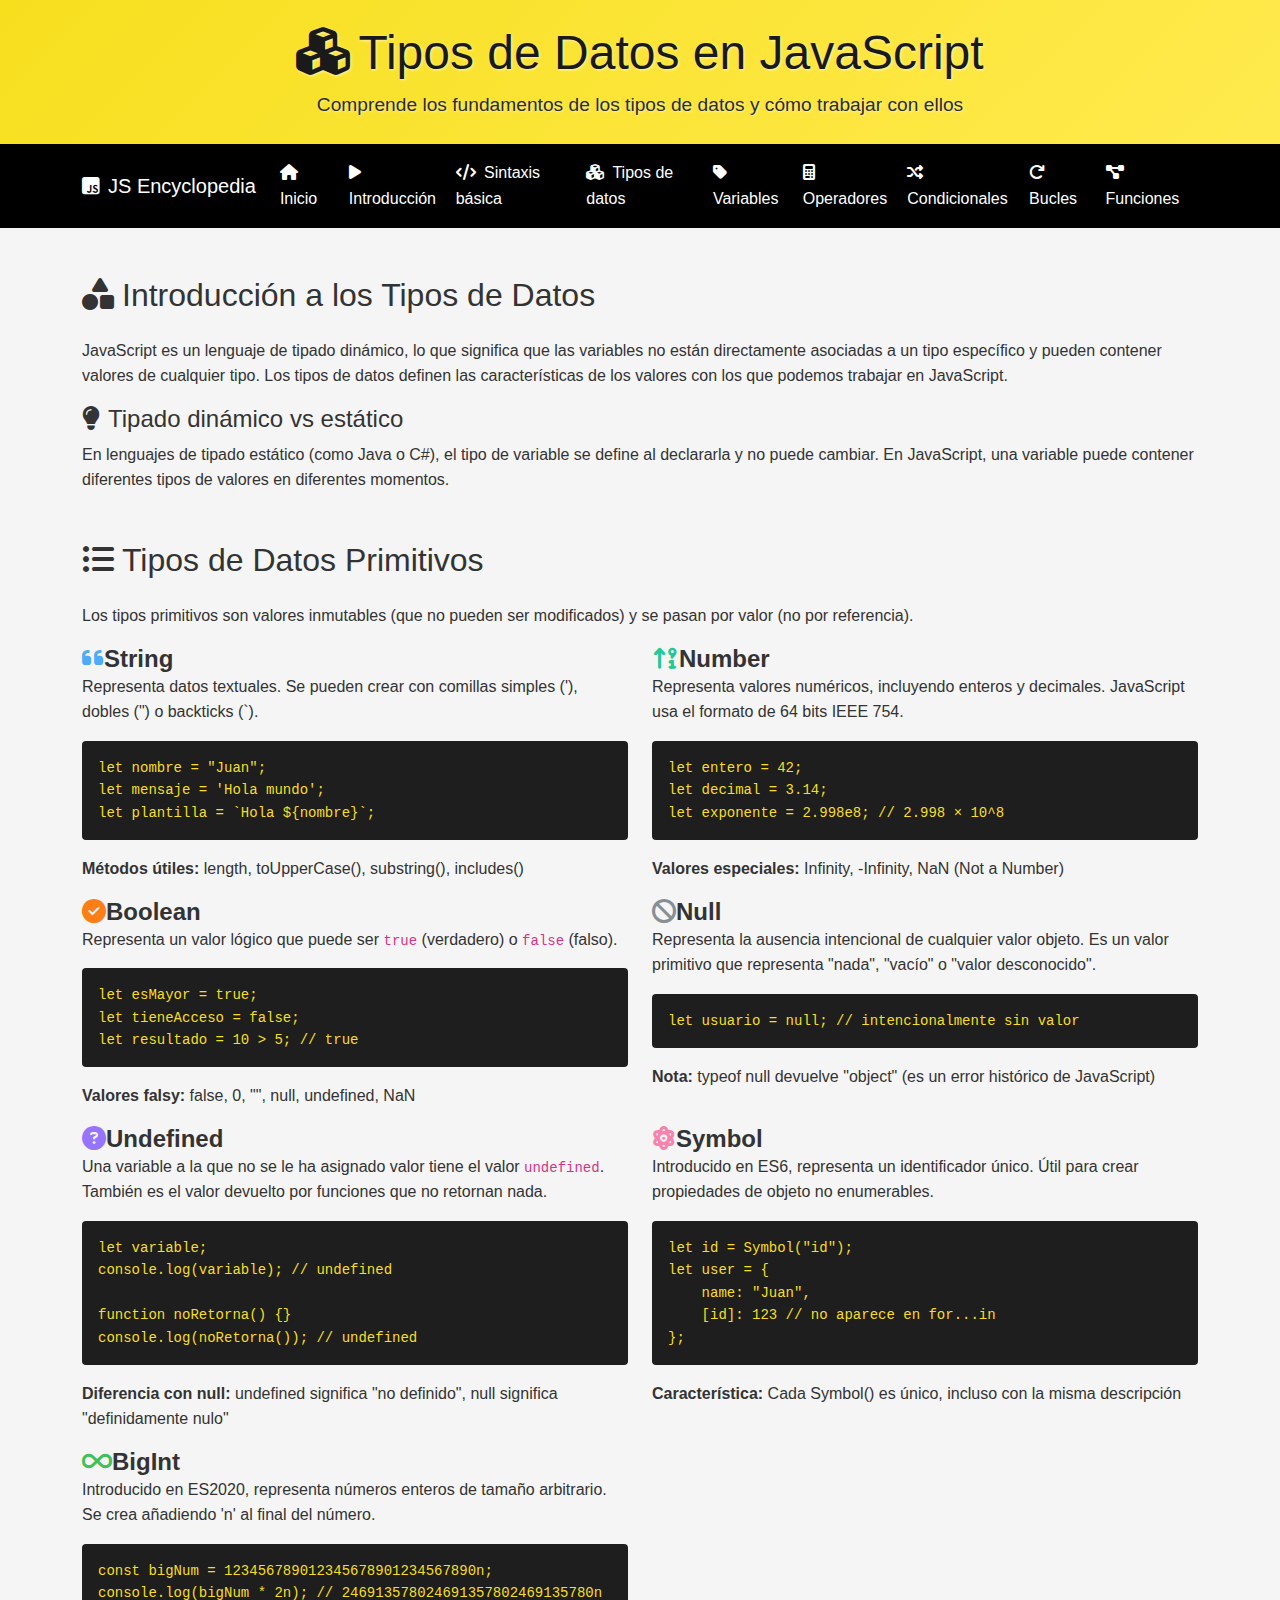
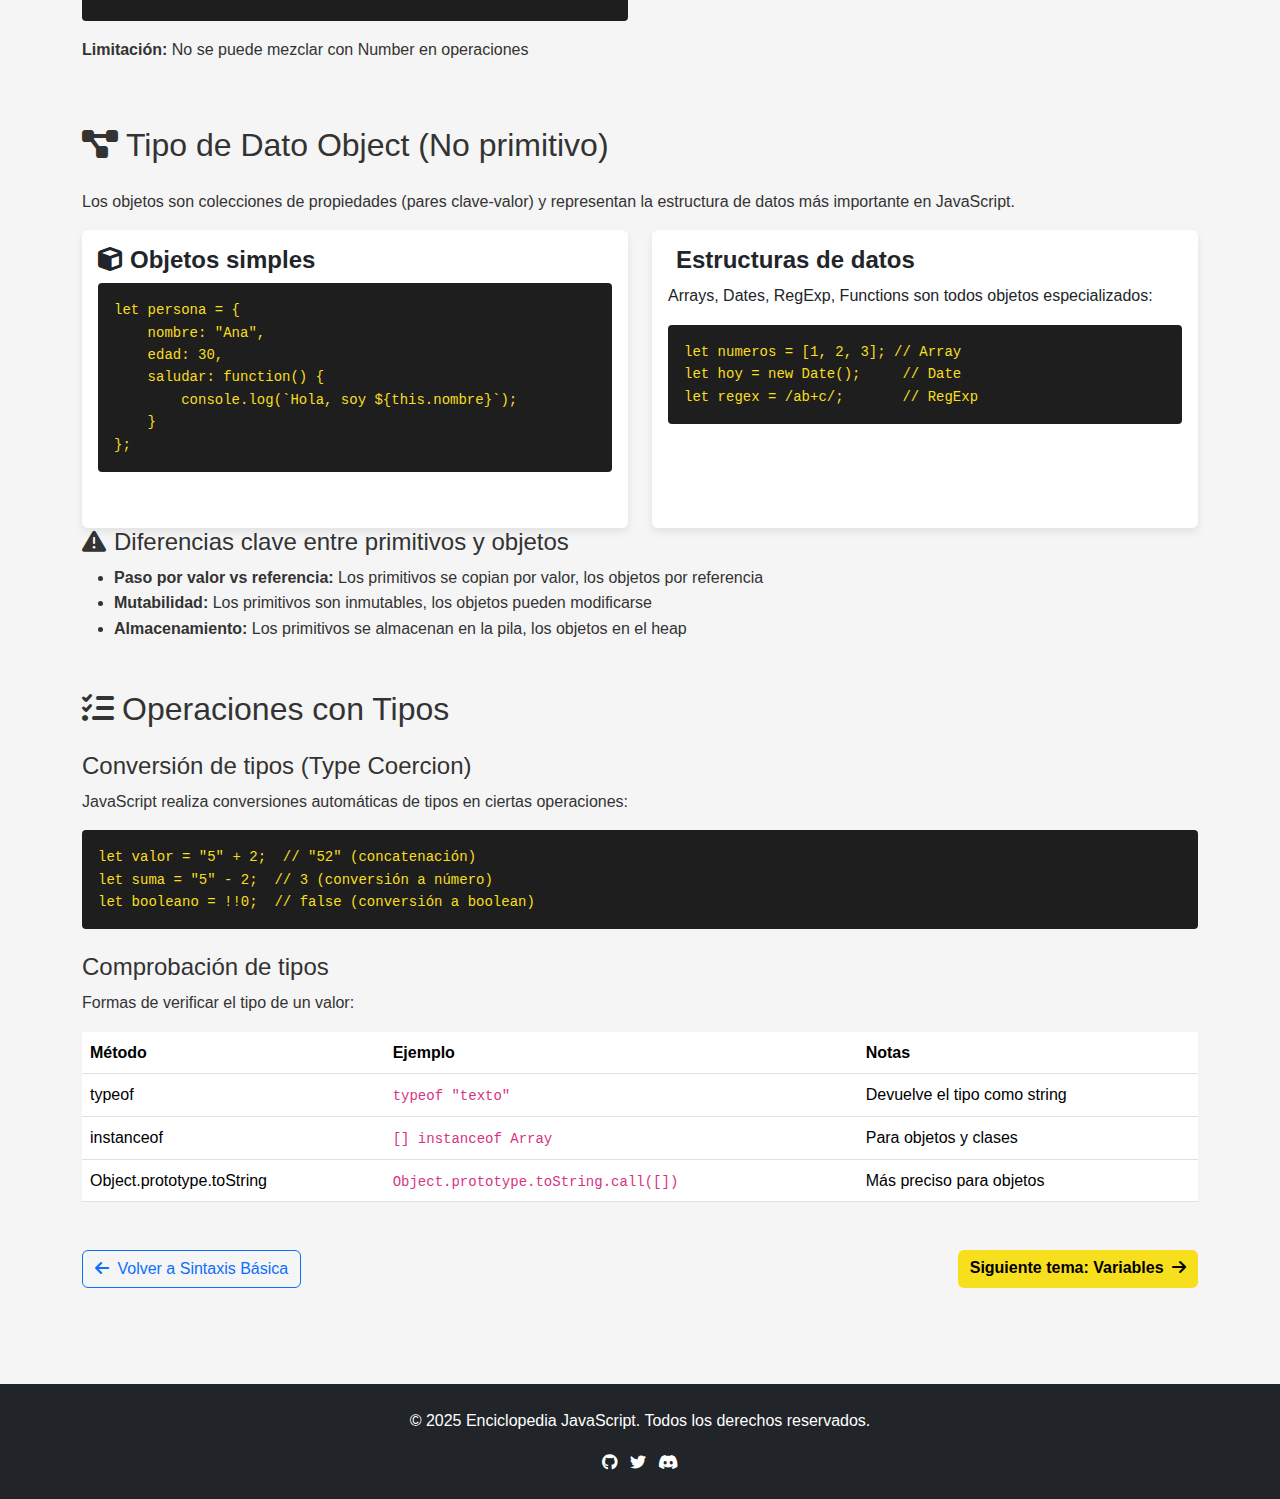
<file: pages/tipos-datos.html>
<!DOCTYPE html>
<html lang="es">

<head>
    <meta charset="UTF-8">
    <meta name="viewport" content="width=device-width, initial-scale=1.0">
    <title>Tipos de Datos | Enciclopedia JS</title>
    <link href="https://cdn.jsdelivr.net/npm/bootstrap@5.3.0/dist/css/bootstrap.min.css" rel="stylesheet">
    <link rel="stylesheet" href="https://cdnjs.cloudflare.com/ajax/libs/font-awesome/6.4.0/css/all.min.css">
    <link rel="stylesheet" href="../style/main.css">
    <link rel="icon" href="../image/jslogo.png">

</head>

<body>
    <header class="bg-primary text-white py-4">
        <div class="container text-center">
            <h1 class="display-5"><i class="fas fa-cubes me-2"></i>Tipos de Datos en JavaScript</h1>
            <p class="lead mb-0">Comprende los fundamentos de los tipos de datos y cómo trabajar con ellos</p>
        </div>
    </header>

    <nav class="navbar navbar-expand-lg navbar-dark bg-dark sticky-top">
        <div class="container">
            <a class="navbar-brand" href="../index.html">
                <i class="fab fa-js-square me-2"></i>JS Encyclopedia
            </a>
            <button class="navbar-toggler" type="button" data-bs-toggle="collapse" data-bs-target="#navbarNav">
                <span class="navbar-toggler-icon"></span>
            </button>
            <div class="collapse navbar-collapse" id="navbarNav">
                <ul class="navbar-nav me-auto">
                    <li class="nav-item"><a class="nav-link" href="../index.html"><i class="fas fa-home me-1"></i>
                            Inicio</a></li>
                    <li class="nav-item"><a class="nav-link" href="introduccion.html"><i class="fas fa-play me-1"></i>
                            Introducción</a></li>
                    <li class="nav-item"><a class="nav-link" href="sintaxis.html"><i class="fas fa-code me-1"></i>
                            Sintaxis básica</a></li>
                    <li class="nav-item"><a class="nav-link active" href="tipos-datos.html"><i
                                class="fas fa-cubes me-1"></i> Tipos de datos</a></li>
                    <li class="nav-item"><a class="nav-link" href="variables.html"><i class="fas fa-tag me-1"></i>
                            Variables</a></li>
                    <li class="nav-item"><a class="nav-link" href="operadores.html"><i
                                class="fas fa-calculator me-1"></i> Operadores</a></li>
                    <li class="nav-item"><a class="nav-link" href="condicionales.html"><i
                                class="fas fa-random me-1"></i> Condicionales</a></li>
                    <li class="nav-item"><a class="nav-link" href="bucles.html"><i class="fas fa-redo me-1"></i>
                            Bucles</a></li>
                    <li class="nav-item"><a class="nav-link" href="funciones.html"><i
                                class="fas fa-project-diagram me-1"></i> Funciones</a></li>
                </ul>
            </div>
        </div>
    </nav>

    <main class="container my-5">
        <section>
            <h2 class="mb-4"><i class="fas fa-shapes me-2"></i>Introducción a los Tipos de Datos</h2>
            <p>JavaScript es un lenguaje de tipado dinámico, lo que significa que las variables no están directamente
                asociadas a un tipo específico y pueden contener valores de cualquier tipo. Los tipos de datos definen
                las características de los valores con los que podemos trabajar en JavaScript.</p>

            <div class="note">
                <h4><i class="fas fa-lightbulb me-2"></i>Tipado dinámico vs estático</h4>
                <p>En lenguajes de tipado estático (como Java o C#), el tipo de variable se define al declararla y no
                    puede cambiar. En JavaScript, una variable puede contener diferentes tipos de valores en diferentes
                    momentos.</p>
            </div>
        </section>

        <section class="mt-5">
            <h2 class="mb-4"><i class="fas fa-list-ul me-2"></i>Tipos de Datos Primitivos</h2>
            <p>Los tipos primitivos son valores inmutables (que no pueden ser modificados) y se pasan por valor (no por
                referencia).</p>

            <div class="row">

                <div class="col-md-6">
                    <div class="data-type-card h-100" style="border-left-color: #4dabf7;">
                        <div class="card-body">
                            <h4 class="card-title"><i class="fas fa-quote-left type-icon"
                                    style="color: #4dabf7;"></i>String</h4>
                            <p class="card-text">Representa datos textuales. Se pueden crear con comillas simples ('),
                                dobles (") o backticks (`).</p>
                            <div class="example-box">
                                <pre><code>let nombre = "Juan";
let mensaje = 'Hola mundo';
let plantilla = `Hola ${nombre}`;</code></pre>
                            </div>
                            <p><strong>Métodos útiles:</strong> length, toUpperCase(), substring(), includes()</p>
                        </div>
                    </div>
                </div>


                <div class="col-md-6">
                    <div class="data-type-card h-100" style="border-left-color: #20c997;">
                        <div class="card-body">
                            <h4 class="card-title"><i class="fas fa-sort-numeric-up-alt type-icon"
                                    style="color: #20c997;"></i>Number</h4>
                            <p class="card-text">Representa valores numéricos, incluyendo enteros y decimales.
                                JavaScript usa el formato de 64 bits IEEE 754.</p>
                            <div class="example-box">
                                <pre><code>let entero = 42;
let decimal = 3.14;
let exponente = 2.998e8; // 2.998 × 10^8</code></pre>
                            </div>
                            <p><strong>Valores especiales:</strong> Infinity, -Infinity, NaN (Not a Number)</p>
                        </div>
                    </div>
                </div>


                <div class="col-md-6">
                    <div class="data-type-card h-100" style="border-left-color: #fd7e14;">
                        <div class="card-body">
                            <h4 class="card-title"><i class="fas fa-check-circle type-icon"
                                    style="color: #fd7e14;"></i>Boolean</h4>
                            <p class="card-text">Representa un valor lógico que puede ser <code>true</code> (verdadero)
                                o <code>false</code> (falso).</p>
                            <div class="example-box">
                                <pre><code>let esMayor = true;
let tieneAcceso = false;
let resultado = 10 > 5; // true</code></pre>
                            </div>
                            <p><strong>Valores falsy:</strong> false, 0, "", null, undefined, NaN</p>
                        </div>
                    </div>
                </div>


                <div class="col-md-6">
                    <div class="data-type-card h-100" style="border-left-color: #868e96;">
                        <div class="card-body">
                            <h4 class="card-title"><i class="fas fa-ban type-icon" style="color: #868e96;"></i>Null</h4>
                            <p class="card-text">Representa la ausencia intencional de cualquier valor objeto. Es un
                                valor primitivo que representa "nada", "vacío" o "valor desconocido".</p>
                            <div class="example-box">
                                <pre><code>let usuario = null; // intencionalmente sin valor</code></pre>
                            </div>
                            <p><strong>Nota:</strong> typeof null devuelve "object" (es un error histórico de
                                JavaScript)</p>
                        </div>
                    </div>
                </div>


                <div class="col-md-6">
                    <div class="data-type-card h-100" style="border-left-color: #9775fa;">
                        <div class="card-body">
                            <h4 class="card-title"><i class="fas fa-question-circle type-icon"
                                    style="color: #9775fa;"></i>Undefined</h4>
                            <p class="card-text">Una variable a la que no se le ha asignado valor tiene el valor
                                <code>undefined</code>. También es el valor devuelto por funciones que no retornan nada.
                            </p>
                            <div class="example-box">
                                <pre><code>let variable;
console.log(variable); // undefined

function noRetorna() {}
console.log(noRetorna()); // undefined</code></pre>
                            </div>
                            <p><strong>Diferencia con null:</strong> undefined significa "no definido", null significa
                                "definidamente nulo"</p>
                        </div>
                    </div>
                </div>


                <div class="col-md-6">
                    <div class="data-type-card h-100" style="border-left-color: #f783ac;">
                        <div class="card-body">
                            <h4 class="card-title"><i class="fas fa-atom type-icon" style="color: #f783ac;"></i>Symbol
                            </h4>
                            <p class="card-text">Introducido en ES6, representa un identificador único. Útil para crear
                                propiedades de objeto no enumerables.</p>
                            <div class="example-box">
                                <pre><code>let id = Symbol("id");
let user = {
    name: "Juan",
    [id]: 123 // no aparece en for...in
};</code></pre>
                            </div>
                            <p><strong>Característica:</strong> Cada Symbol() es único, incluso con la misma descripción
                            </p>
                        </div>
                    </div>
                </div>


                <div class="col-md-6">
                    <div class="data-type-card h-100" style="border-left-color: #40c057;">
                        <div class="card-body">
                            <h4 class="card-title"><i class="fas fa-infinity type-icon"
                                    style="color: #40c057;"></i>BigInt</h4>
                            <p class="card-text">Introducido en ES2020, representa números enteros de tamaño arbitrario.
                                Se crea añadiendo 'n' al final del número.</p>
                            <div class="example-box">
                                <pre><code>const bigNum = 123456789012345678901234567890n;
console.log(bigNum * 2n); // 246913578024691357802469135780n</code></pre>
                            </div>
                            <p><strong>Limitación:</strong> No se puede mezclar con Number en operaciones</p>
                        </div>
                    </div>
                </div>
            </div>
        </section>

        <section class="mt-5">
            <h2 class="mb-4"><i class="fas fa-project-diagram me-2"></i>Tipo de Dato Object (No primitivo)</h2>
            <p>Los objetos son colecciones de propiedades (pares clave-valor) y representan la estructura de datos más
                importante en JavaScript.</p>

            <div class="row">
                <div class="col-md-6">
                    <div class="card mb-4 h-100">
                        <div class="card-body">
                            <h4 class="card-title"><i class="fas fa-cube me-2"></i>Objetos simples</h4>
                            <pre><code>let persona = {
    nombre: "Ana",
    edad: 30,
    saludar: function() {
        console.log(`Hola, soy ${this.nombre}`);
    }
};</code></pre>
                        </div>
                    </div>
                </div>
                <div class="col-md-6">
                    <div class="card mb-4 h-100">
                        <div class="card-body">
                            <h4 class="card-title"><i class="fas fa-brackets-curly me-2"></i>Estructuras de datos</h4>
                            <p>Arrays, Dates, RegExp, Functions son todos objetos especializados:</p>
                            <pre><code>let numeros = [1, 2, 3]; // Array
let hoy = new Date();     // Date
let regex = /ab+c/;       // RegExp</code></pre>
                        </div>
                    </div>
                </div>
            </div>

            <div class="warning">
                <h4><i class="fas fa-exclamation-triangle me-2"></i>Diferencias clave entre primitivos y objetos</h4>
                <ul>
                    <li><strong>Paso por valor vs referencia:</strong> Los primitivos se copian por valor, los objetos
                        por referencia</li>
                    <li><strong>Mutabilidad:</strong> Los primitivos son inmutables, los objetos pueden modificarse</li>
                    <li><strong>Almacenamiento:</strong> Los primitivos se almacenan en la pila, los objetos en el heap
                    </li>
                </ul>
            </div>
        </section>

        <section class="mt-5">
            <h2 class="mb-4"><i class="fas fa-tasks me-2"></i>Operaciones con Tipos</h2>

            <h4 class="mt-3">Conversión de tipos (Type Coercion)</h4>
            <p>JavaScript realiza conversiones automáticas de tipos en ciertas operaciones:</p>
            <div class="example-box">
                <pre><code>let valor = "5" + 2;  // "52" (concatenación)
let suma = "5" - 2;  // 3 (conversión a número)
let booleano = !!0;  // false (conversión a boolean)</code></pre>
            </div>

            <h4 class="mt-4">Comprobación de tipos</h4>
            <p>Formas de verificar el tipo de un valor:</p>
            <table class="table type-table">
                <thead>
                    <tr>
                        <th>Método</th>
                        <th>Ejemplo</th>
                        <th>Notas</th>
                    </tr>
                </thead>
                <tbody>
                    <tr>
                        <td>typeof</td>
                        <td><code>typeof "texto"</code></td>
                        <td>Devuelve el tipo como string</td>
                    </tr>
                    <tr>
                        <td>instanceof</td>
                        <td><code>[] instanceof Array</code></td>
                        <td>Para objetos y clases</td>
                    </tr>
                    <tr>
                        <td>Object.prototype.toString</td>
                        <td><code>Object.prototype.toString.call([])</code></td>
                        <td>Más preciso para objetos</td>
                    </tr>
                </tbody>
            </table>
        </section>

        <div class="d-flex justify-content-between mt-5">
            <a href="sintaxis.html" class="btn btn-outline-primary"><i class="fas fa-arrow-left me-1"></i> Volver a
                Sintaxis Básica</a>
            <a href="variables.html" class="btn btn-primary">Siguiente tema: Variables <i
                    class="fas fa-arrow-right ms-1"></i></a>
        </div>
    </main>

    <footer class="bg-dark text-white py-4 mt-5">
        <div class="container text-center">
            <p>© 2025 Enciclopedia JavaScript. Todos los derechos reservados.</p>
            <div class="mt-2">
                <a href="#" class="text-white me-2"><i class="fab fa-github"></i></a>
                <a href="#" class="text-white me-2"><i class="fab fa-twitter"></i></a>
                <a href="#" class="text-white"><i class="fab fa-discord"></i></a>
            </div>
        </div>
    </footer>

    <script src="https://cdn.jsdelivr.net/npm/bootstrap@5.3.0/dist/js/bootstrap.bundle.min.js"></script>
</body>

</html>
</file>
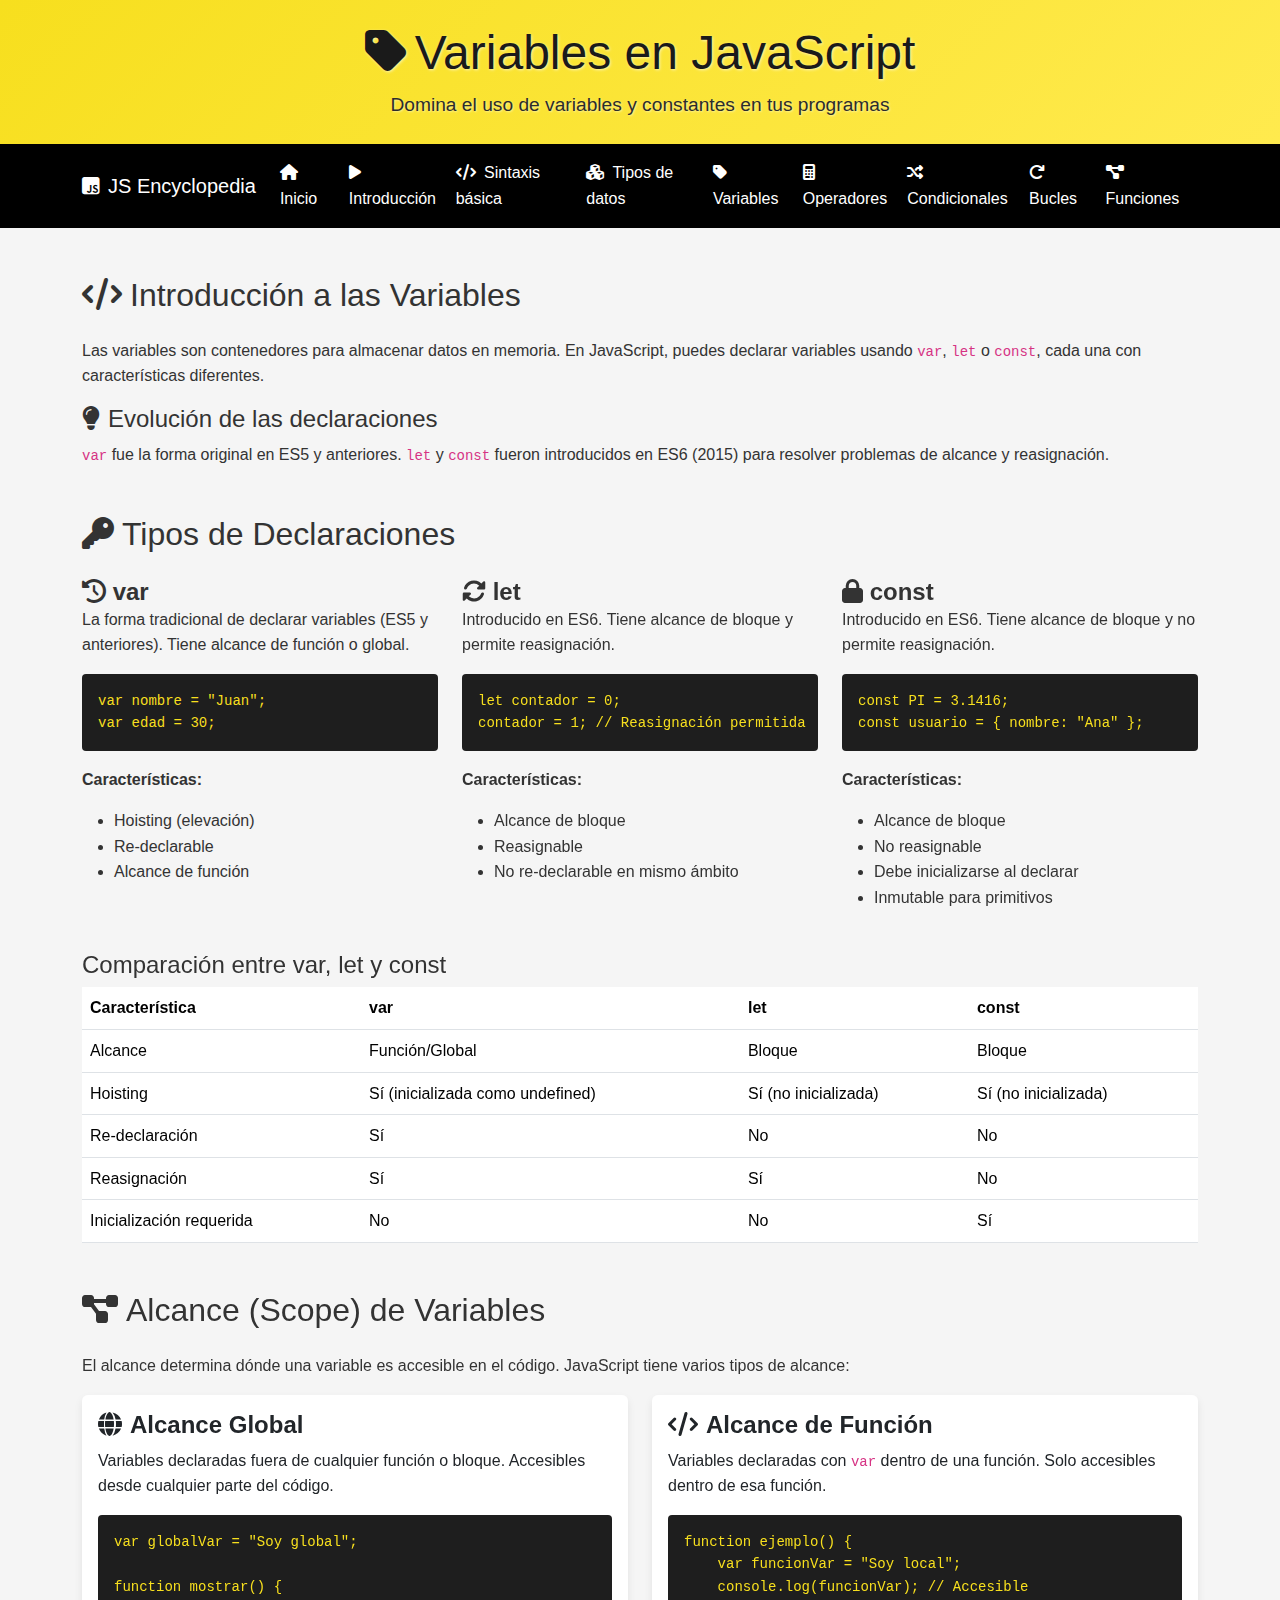
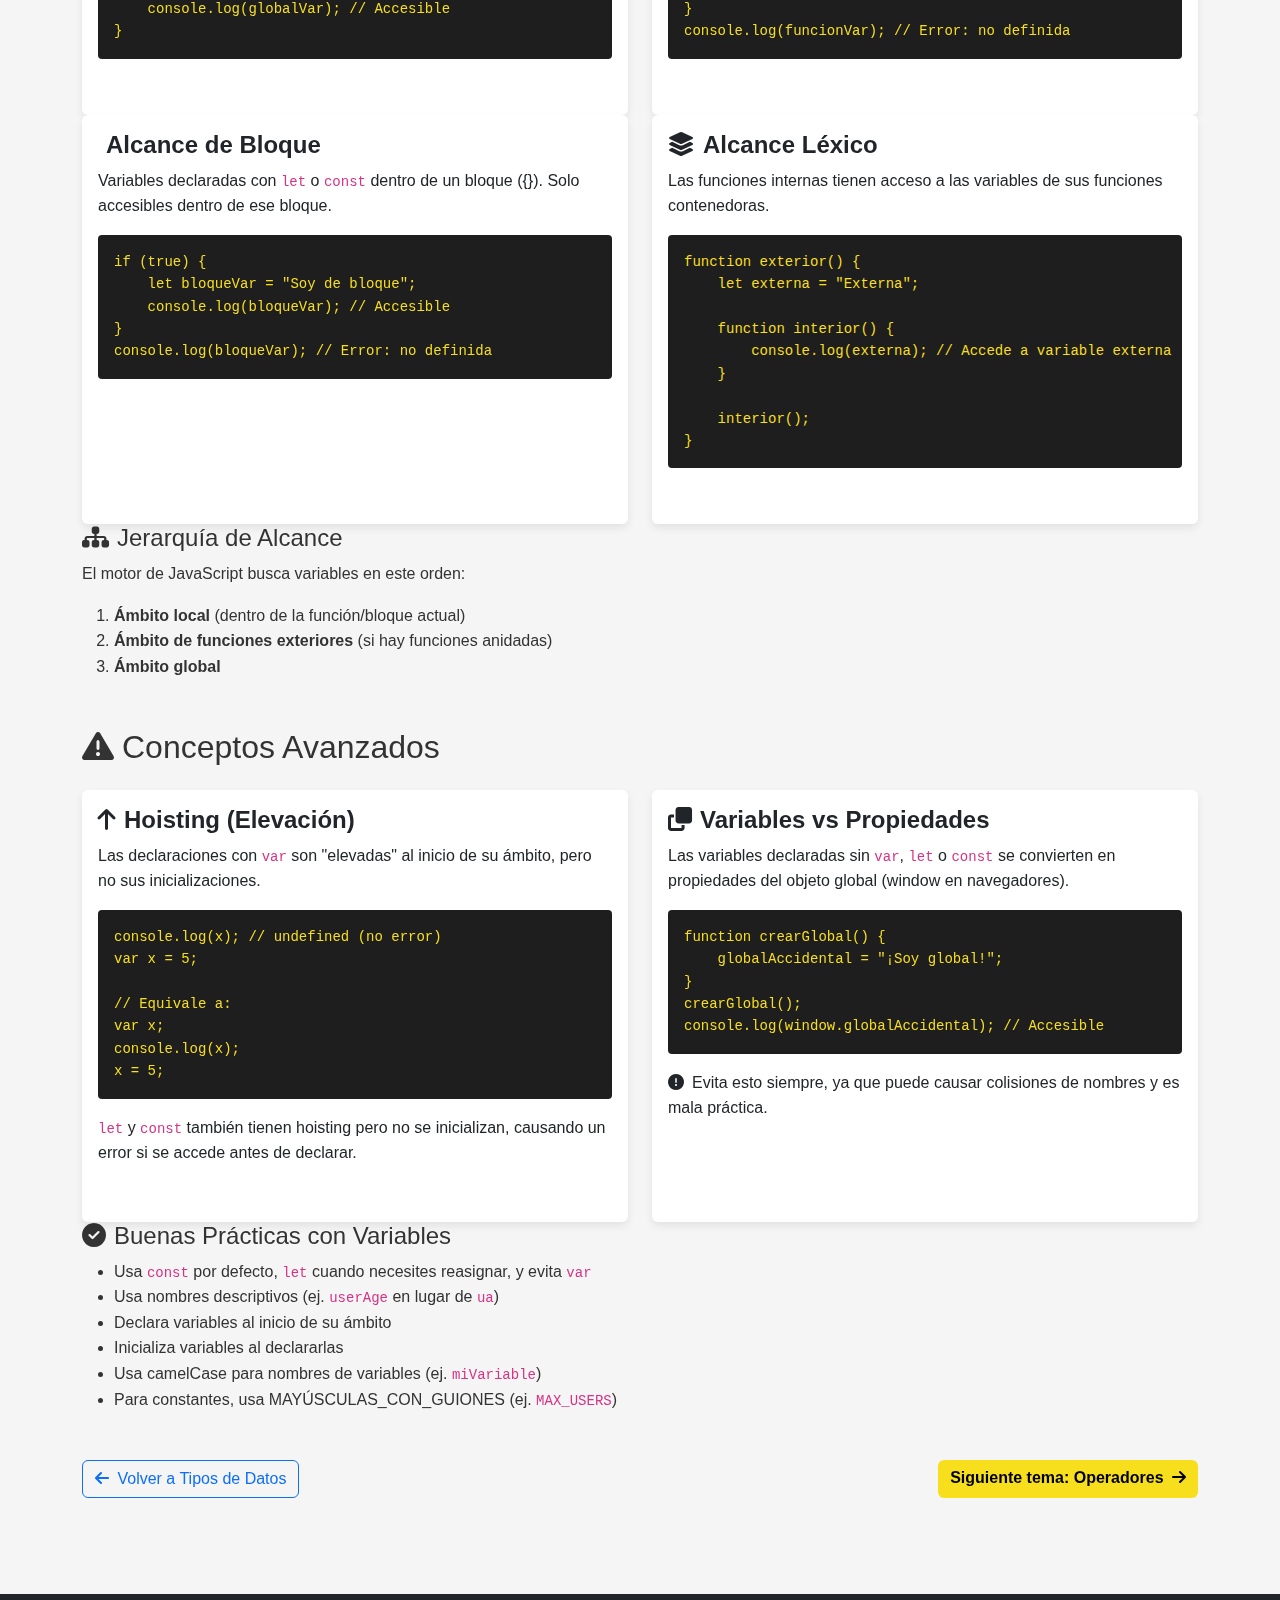
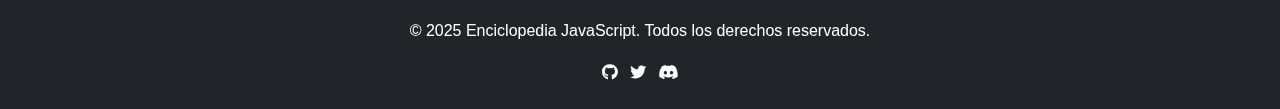
<file: pages/variables.html>
<!DOCTYPE html>
<html lang="es">

<head>
    <meta charset="UTF-8">
    <meta name="viewport" content="width=device-width, initial-scale=1.0">
    <title>Variables | Enciclopedia JS</title>
    <link href="https://cdn.jsdelivr.net/npm/bootstrap@5.3.0/dist/css/bootstrap.min.css" rel="stylesheet">
    <link rel="stylesheet" href="https://cdnjs.cloudflare.com/ajax/libs/font-awesome/6.4.0/css/all.min.css">
    <link rel="stylesheet" href="../style/main.css">
    <link rel="icon" href="../image/jslogo.png">

</head>

<body>
    <header class="bg-primary text-white py-4">
        <div class="container text-center">
            <h1 class="display-5"><i class="fas fa-tag me-2"></i>Variables en JavaScript</h1>
            <p class="lead mb-0">Domina el uso de variables y constantes en tus programas</p>
        </div>
    </header>

    <nav class="navbar navbar-expand-lg navbar-dark bg-dark sticky-top">
        <div class="container">
            <a class="navbar-brand" href="../index.html">
                <i class="fab fa-js-square me-2"></i>JS Encyclopedia
            </a>
            <button class="navbar-toggler" type="button" data-bs-toggle="collapse" data-bs-target="#navbarNav">
                <span class="navbar-toggler-icon"></span>
            </button>
            <div class="collapse navbar-collapse" id="navbarNav">
                <ul class="navbar-nav me-auto">
                    <li class="nav-item"><a class="nav-link" href="../index.html"><i class="fas fa-home me-1"></i>
                            Inicio</a></li>
                    <li class="nav-item"><a class="nav-link" href="introduccion.html"><i class="fas fa-play me-1"></i>
                            Introducción</a></li>
                    <li class="nav-item"><a class="nav-link" href="sintaxis.html"><i class="fas fa-code me-1"></i>
                            Sintaxis básica</a></li>
                    <li class="nav-item"><a class="nav-link" href="tipos-datos.html"><i class="fas fa-cubes me-1"></i>
                            Tipos de datos</a></li>
                    <li class="nav-item"><a class="nav-link active" href="variables.html"><i
                                class="fas fa-tag me-1"></i> Variables</a></li>
                    <li class="nav-item"><a class="nav-link" href="operadores.html"><i
                                class="fas fa-calculator me-1"></i> Operadores</a></li>
                    <li class="nav-item"><a class="nav-link" href="condicionales.html"><i
                                class="fas fa-random me-1"></i> Condicionales</a></li>
                    <li class="nav-item"><a class="nav-link" href="bucles.html"><i class="fas fa-redo me-1"></i>
                            Bucles</a></li>
                    <li class="nav-item"><a class="nav-link" href="funciones.html"><i
                                class="fas fa-project-diagram me-1"></i> Funciones</a></li>
                </ul>
            </div>
        </div>
    </nav>

    <main class="container my-5">
        <section>
            <h2 class="mb-4"><i class="fas fa-code me-2"></i>Introducción a las Variables</h2>
            <p>Las variables son contenedores para almacenar datos en memoria. En JavaScript, puedes declarar variables
                usando <code>var</code>, <code>let</code> o <code>const</code>, cada una con características diferentes.
            </p>

            <div class="note">
                <h4><i class="fas fa-lightbulb me-2"></i>Evolución de las declaraciones</h4>
                <p><code>var</code> fue la forma original en ES5 y anteriores. <code>let</code> y <code>const</code>
                    fueron introducidos en ES6 (2015) para resolver problemas de alcance y reasignación.</p>
            </div>
        </section>

        <section class="mt-5">
            <h2 class="mb-4"><i class="fas fa-key me-2"></i>Tipos de Declaraciones</h2>

            <div class="row">

                <div class="col-md-4">
                    <div class="var-card h-100" style="border-left-color: #868e96;">
                        <div class="card-body">
                            <h4 class="card-title"><i class="fas fa-history type-icon"></i> var</h4>
                            <p class="card-text">La forma tradicional de declarar variables (ES5 y anteriores). Tiene
                                alcance de función o global.</p>
                            <div class="example-box">
                                <pre><code>var nombre = "Juan";
var edad = 30;</code></pre>
                            </div>
                            <p><strong>Características:</strong></p>
                            <ul>
                                <li>Hoisting (elevación)</li>
                                <li>Re-declarable</li>
                                <li>Alcance de función</li>
                            </ul>
                        </div>
                    </div>
                </div>


                <div class="col-md-4">
                    <div class="var-card h-100" style="border-left-color: #4dabf7;">
                        <div class="card-body">
                            <h4 class="card-title"><i class="fas fa-sync-alt type-icon"></i> let</h4>
                            <p class="card-text">Introducido en ES6. Tiene alcance de bloque y permite reasignación.</p>
                            <div class="example-box">
                                <pre><code>let contador = 0;
contador = 1; // Reasignación permitida</code></pre>
                            </div>
                            <p><strong>Características:</strong></p>
                            <ul>
                                <li>Alcance de bloque</li>
                                <li>Reasignable</li>
                                <li>No re-declarable en mismo ámbito</li>
                            </ul>
                        </div>
                    </div>
                </div>


                <div class="col-md-4">
                    <div class="var-card h-100" style="border-left-color: #40c057;">
                        <div class="card-body">
                            <h4 class="card-title"><i class="fas fa-lock type-icon"></i> const</h4>
                            <p class="card-text">Introducido en ES6. Tiene alcance de bloque y no permite reasignación.
                            </p>
                            <div class="example-box">
                                <pre><code>const PI = 3.1416;
const usuario = { nombre: "Ana" };</code></pre>
                            </div>
                            <p><strong>Características:</strong></p>
                            <ul>
                                <li>Alcance de bloque</li>
                                <li>No reasignable</li>
                                <li>Debe inicializarse al declarar</li>
                                <li>Inmutable para primitivos</li>
                            </ul>
                        </div>
                    </div>
                </div>
            </div>

            <div class="mt-4">
                <h4>Comparación entre var, let y const</h4>
                <table class="table comparison-table">
                    <thead>
                        <tr>
                            <th>Característica</th>
                            <th>var</th>
                            <th>let</th>
                            <th>const</th>
                        </tr>
                    </thead>
                    <tbody>
                        <tr>
                            <td>Alcance</td>
                            <td>Función/Global</td>
                            <td>Bloque</td>
                            <td>Bloque</td>
                        </tr>
                        <tr>
                            <td>Hoisting</td>
                            <td>Sí (inicializada como undefined)</td>
                            <td>Sí (no inicializada)</td>
                            <td>Sí (no inicializada)</td>
                        </tr>
                        <tr>
                            <td>Re-declaración</td>
                            <td>Sí</td>
                            <td>No</td>
                            <td>No</td>
                        </tr>
                        <tr>
                            <td>Reasignación</td>
                            <td>Sí</td>
                            <td>Sí</td>
                            <td>No</td>
                        </tr>
                        <tr>
                            <td>Inicialización requerida</td>
                            <td>No</td>
                            <td>No</td>
                            <td>Sí</td>
                        </tr>
                    </tbody>
                </table>
            </div>
        </section>

        <section class="mt-5">
            <h2 class="mb-4"><i class="fas fa-project-diagram me-2"></i>Alcance (Scope) de Variables</h2>

            <p>El alcance determina dónde una variable es accesible en el código. JavaScript tiene varios tipos de
                alcance:</p>

            <div class="row">
                <div class="col-md-6">
                    <div class="card mb-4 h-100">
                        <div class="card-body">
                            <h4 class="card-title"><i class="fas fa-globe me-2"></i>Alcance Global</h4>
                            <p>Variables declaradas fuera de cualquier función o bloque. Accesibles desde cualquier
                                parte del código.</p>
                            <div class="example-box">
                                <pre><code>var globalVar = "Soy global";

function mostrar() {
    console.log(globalVar); // Accesible
}</code></pre>
                            </div>
                        </div>
                    </div>
                </div>

                <div class="col-md-6">
                    <div class="card mb-4 h-100">
                        <div class="card-body">
                            <h4 class="card-title"><i class="fas fa-code me-2"></i>Alcance de Función</h4>
                            <p>Variables declaradas con <code>var</code> dentro de una función. Solo accesibles dentro
                                de esa función.</p>
                            <div class="example-box">
                                <pre><code>function ejemplo() {
    var funcionVar = "Soy local";
    console.log(funcionVar); // Accesible
}
console.log(funcionVar); // Error: no definida</code></pre>
                            </div>
                        </div>
                    </div>
                </div>

                <div class="col-md-6">
                    <div class="card mb-4 h-100">
                        <div class="card-body">
                            <h4 class="card-title"><i class="fas fa-brackets-curly me-2"></i>Alcance de Bloque</h4>
                            <p>Variables declaradas con <code>let</code> o <code>const</code> dentro de un bloque ({}).
                                Solo accesibles dentro de ese bloque.</p>
                            <div class="example-box">
                                <pre><code>if (true) {
    let bloqueVar = "Soy de bloque";
    console.log(bloqueVar); // Accesible
}
console.log(bloqueVar); // Error: no definida</code></pre>
                            </div>
                        </div>
                    </div>
                </div>

                <div class="col-md-6">
                    <div class="card mb-4 h-100">
                        <div class="card-body">
                            <h4 class="card-title"><i class="fas fa-layer-group me-2"></i>Alcance Léxico</h4>
                            <p>Las funciones internas tienen acceso a las variables de sus funciones contenedoras.</p>
                            <div class="example-box">
                                <pre><code>function exterior() {
    let externa = "Externa";
    
    function interior() {
        console.log(externa); // Accede a variable externa
    }
    
    interior();
}</code></pre>
                            </div>
                        </div>
                    </div>
                </div>
            </div>

            <div class="scope-diagram">
                <h4><i class="fas fa-sitemap me-2"></i>Jerarquía de Alcance</h4>
                <p>El motor de JavaScript busca variables en este orden:</p>
                <ol>
                    <li><strong>Ámbito local</strong> (dentro de la función/bloque actual)</li>
                    <li><strong>Ámbito de funciones exteriores</strong> (si hay funciones anidadas)</li>
                    <li><strong>Ámbito global</strong></li>
                </ol>
            </div>
        </section>

        <section class="mt-5">
            <h2 class="mb-4"><i class="fas fa-exclamation-triangle me-2"></i>Conceptos Avanzados</h2>

            <div class="row">
                <div class="col-md-6">
                    <div class="card mb-4 h-100">
                        <div class="card-body">
                            <h4 class="card-title"><i class="fas fa-arrow-up me-2"></i>Hoisting (Elevación)</h4>
                            <p>Las declaraciones con <code>var</code> son "elevadas" al inicio de su ámbito, pero no sus
                                inicializaciones.</p>
                            <div class="example-box">
                                <pre><code>console.log(x); // undefined (no error)
var x = 5;

// Equivale a:
var x;
console.log(x);
x = 5;</code></pre>
                            </div>
                            <p><code>let</code> y <code>const</code> también tienen hoisting pero no se inicializan,
                                causando un error si se accede antes de declarar.</p>
                        </div>
                    </div>
                </div>

                <div class="col-md-6">
                    <div class="card mb-4 h-100">
                        <div class="card-body">
                            <h4 class="card-title"><i class="fas fa-clone me-2"></i>Variables vs Propiedades</h4>
                            <p>Las variables declaradas sin <code>var</code>, <code>let</code> o <code>const</code> se
                                convierten en propiedades del objeto global (window en navegadores).</p>
                            <div class="example-box">
                                <pre><code>function crearGlobal() {
    globalAccidental = "¡Soy global!";
}
crearGlobal();
console.log(window.globalAccidental); // Accesible</code></pre>
                            </div>
                            <div class="warning">
                                <p><i class="fas fa-exclamation-circle me-2"></i>Evita esto siempre, ya que puede causar
                                    colisiones de nombres y es mala práctica.</p>
                            </div>
                        </div>
                    </div>
                </div>
            </div>

            <div class="note">
                <h4><i class="fas fa-check-circle me-2"></i>Buenas Prácticas con Variables</h4>
                <ul>
                    <li>Usa <code>const</code> por defecto, <code>let</code> cuando necesites reasignar, y evita
                        <code>var</code></li>
                    <li>Usa nombres descriptivos (ej. <code>userAge</code> en lugar de <code>ua</code>)</li>
                    <li>Declara variables al inicio de su ámbito</li>
                    <li>Inicializa variables al declararlas</li>
                    <li>Usa camelCase para nombres de variables (ej. <code>miVariable</code>)</li>
                    <li>Para constantes, usa MAYÚSCULAS_CON_GUIONES (ej. <code>MAX_USERS</code>)</li>
                </ul>
            </div>
        </section>

        <div class="d-flex justify-content-between mt-5">
            <a href="tipos-datos.html" class="btn btn-outline-primary"><i class="fas fa-arrow-left me-1"></i> Volver a
                Tipos de Datos</a>
            <a href="operadores.html" class="btn btn-primary">Siguiente tema: Operadores <i
                    class="fas fa-arrow-right ms-1"></i></a>
        </div>
    </main>

    <footer class="bg-dark text-white py-4 mt-5">
        <div class="container text-center">
            <p>© 2025 Enciclopedia JavaScript. Todos los derechos reservados.</p>
            <div class="mt-2">
                <a href="#" class="text-white me-2"><i class="fab fa-github"></i></a>
                <a href="#" class="text-white me-2"><i class="fab fa-twitter"></i></a>
                <a href="#" class="text-white"><i class="fab fa-discord"></i></a>
            </div>
        </div>
    </footer>

    <script src="https://cdn.jsdelivr.net/npm/bootstrap@5.3.0/dist/js/bootstrap.bundle.min.js"></script>
</body>

</html>
</file>
<file: style/main.css>
/* Paleta de colores estilo JavaScript */
:root {
    --js-yellow: #f7df1e;
    --js-black: #000000;
    --light-gray: #f5f5f5;
    --dark-gray: #1e1e1e;
    --text-color: #333;
}

body {
    font-family: 'Segoe UI', Tahoma, Geneva, Verdana, sans-serif;
    line-height: 1.6;
    background-color: var(--light-gray);
    color: var(--text-color);
    display: flex;
    flex-direction: column;
    min-height: 100vh;
}

/* Header */
header {
    background: linear-gradient(135deg, var(--js-yellow) 0%, #ffea4e 100%);
    padding: 2rem 0;
    color: var(--js-black);
    text-align: center;
    box-shadow: 0 4px 6px rgba(0, 0, 0, 0.15);
}

header h1 {
    font-weight: bold;
    color: #1a1a1a;
    /* Gris muy oscuro para contraste */
    text-shadow: 1px 1px 3px rgba(255, 255, 255, 0.6);
}

header p.lead {
    color: #2c2c2c;
    /* Gris oscuro */
    font-size: 1.2rem;
    text-shadow: 1px 1px 2px rgba(255, 255, 255, 0.5);
}

.logo {
    height: 80px;
    width: auto;
}

/* Navbar */
.navbar {
    background-color: var(--js-black) !important;
}

.navbar-brand,
.nav-link {
    color: white !important;
    transition: color 0.3s;
}

.navbar-brand:hover,
.nav-link:hover {
    color: var(--js-yellow) !important;
}

/* Botones */
.btn-primary {
    background-color: var(--js-yellow);
    border: none;
    color: var(--js-black);
    font-weight: bold;
    transition: background-color 0.3s;
}

.btn-primary:hover {
    background-color: #e5c900;
}

/* Tarjetas */
.card {
    border: none;
    box-shadow: 0 4px 8px rgba(0, 0, 0, 0.08);
    transition: transform 0.3s, box-shadow 0.3s;
}

.card:hover {
    transform: translateY(-4px);
    box-shadow: 0 8px 16px rgba(0, 0, 0, 0.12);
}

.card-title {
    font-weight: bold;
}

/* Alertas */
.alert-info {
    background-color: #fff9d6;
    border-left: 4px solid var(--js-yellow);
}

/* Bloques de código */
pre {
    background-color: #1e1e1e;
    color: var(--js-yellow);
    padding: 1rem;
    border-radius: 0.25rem;
    overflow-x: auto;
}

/* Footer */
footer {
    background-color: var(--js-black);
    color: white;
    padding: 2rem 0;
}

footer a {
    color: var(--js-yellow);
    text-decoration: none;
}

footer a:hover {
    text-decoration: underline;
}

/* Responsive */
@media (max-width: 768px) {
    .logo {
        height: 60px;
    }

    header h1 {
        font-size: 1.8rem;
    }

    header p {
        font-size: 1rem;
    }

    pre {
        background-color: #1e1e1e;
        /* Fondo oscuro */
        color: #ffcc00;
        /* Texto amarillo */
        padding: 1rem;
        border-radius: 6px;
        overflow-x: auto;
        font-family: "Fira Code", monospace;
        font-size: 0.95rem;
    }

    code {
        color: inherit;
    }

    :root {
        --js-yellow: #f7df1e;
        --js-black: #323330;
        --js-gray: #f4f4f4;
    }

    body {
        background-color: var(--js-gray);
        font-family: 'Segoe UI', Tahoma, Geneva, Verdana, sans-serif;
    }

    header {
        background-color: var(--js-yellow) !important;
        color: var(--js-black) !important;
    }

    .navbar {
        background-color: var(--js-black) !important;
    }

    .navbar-brand,
    .nav-link {
        color: white !important;
    }

    .card {
        border-radius: 12px;
        box-shadow: 0 3px 8px rgba(0, 0, 0, 0.1);
    }

    pre {
        background-color: #1e1e1e;
        color: #dcdcdc;
        padding: 1rem;
        border-radius: 8px;
        overflow-x: auto;
    }

    footer {
        background-color: var(--js-black);
        color: white;
    }

}
</file>
<file: style/sintaxis.css>
/* Resaltado de sintaxis para bloques de código */
.token.comment,
.token.prolog,
.token.doctype,
.token.cdata {
    color: #6a9955;
}

.token.punctuation {
    color: #d4d4d4;
}

.token.property,
.token.tag,
.token.boolean,
.token.number,
.token.constant,
.token.symbol,
.token.deleted {
    color: #b5cea8;
}

.token.selector,
.token.attr-name,
.token.string,
.token.char,
.token.builtin,
.token.inserted {
    color: #ce9178;
}

.token.operator,
.token.entity,
.token.url,
.language-css .token.string,
.style .token.string {
    color: #d4d4d4;
}

.token.atrule,
.token.attr-value,
.token.keyword {
    color: #569cd6;
}

.token.function,
.token.class-name {
    color: #dcdcaa;
}

.token.regex,
.token.important,
.token.variable {
    color: #d16969;
}

.token.important,
.token.bold {
    font-weight: bold;
}

.token.italic {
    font-style: italic;
}

.token.entity {
    cursor: help;
}
</file>
